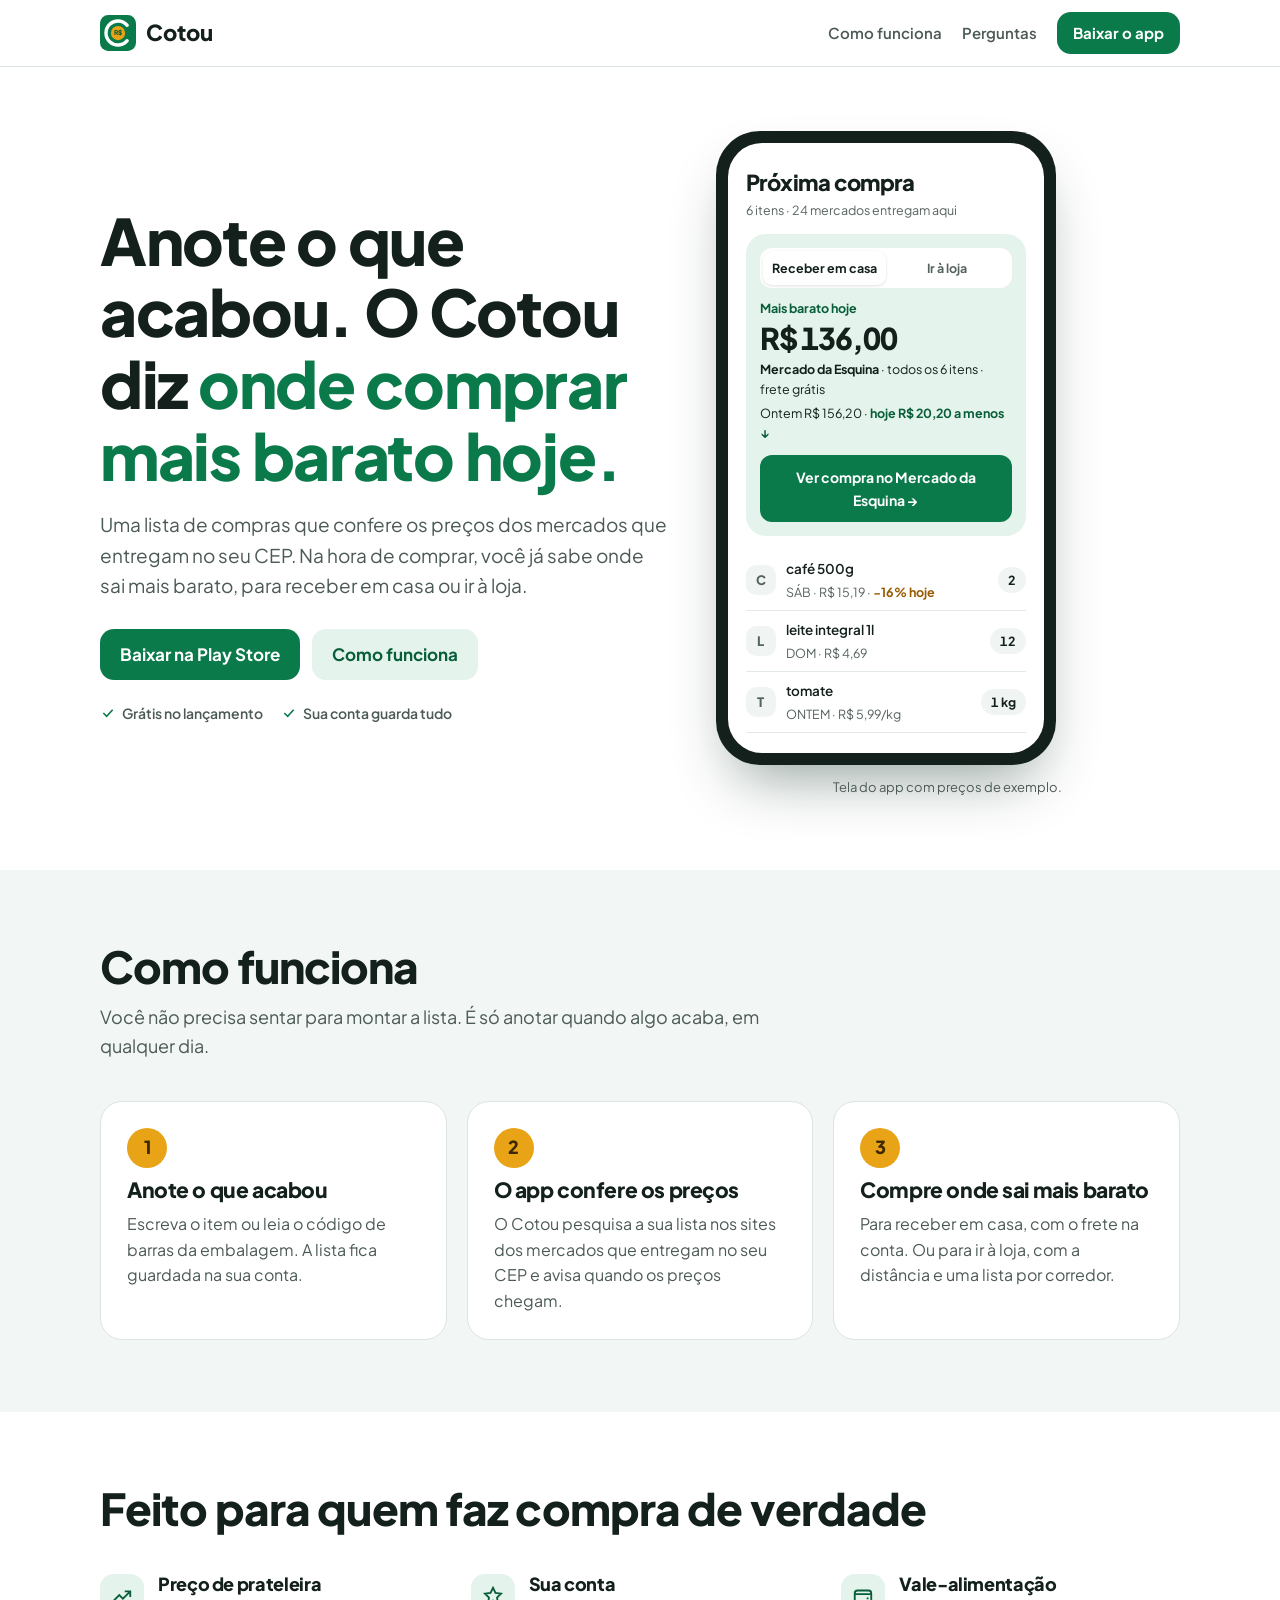
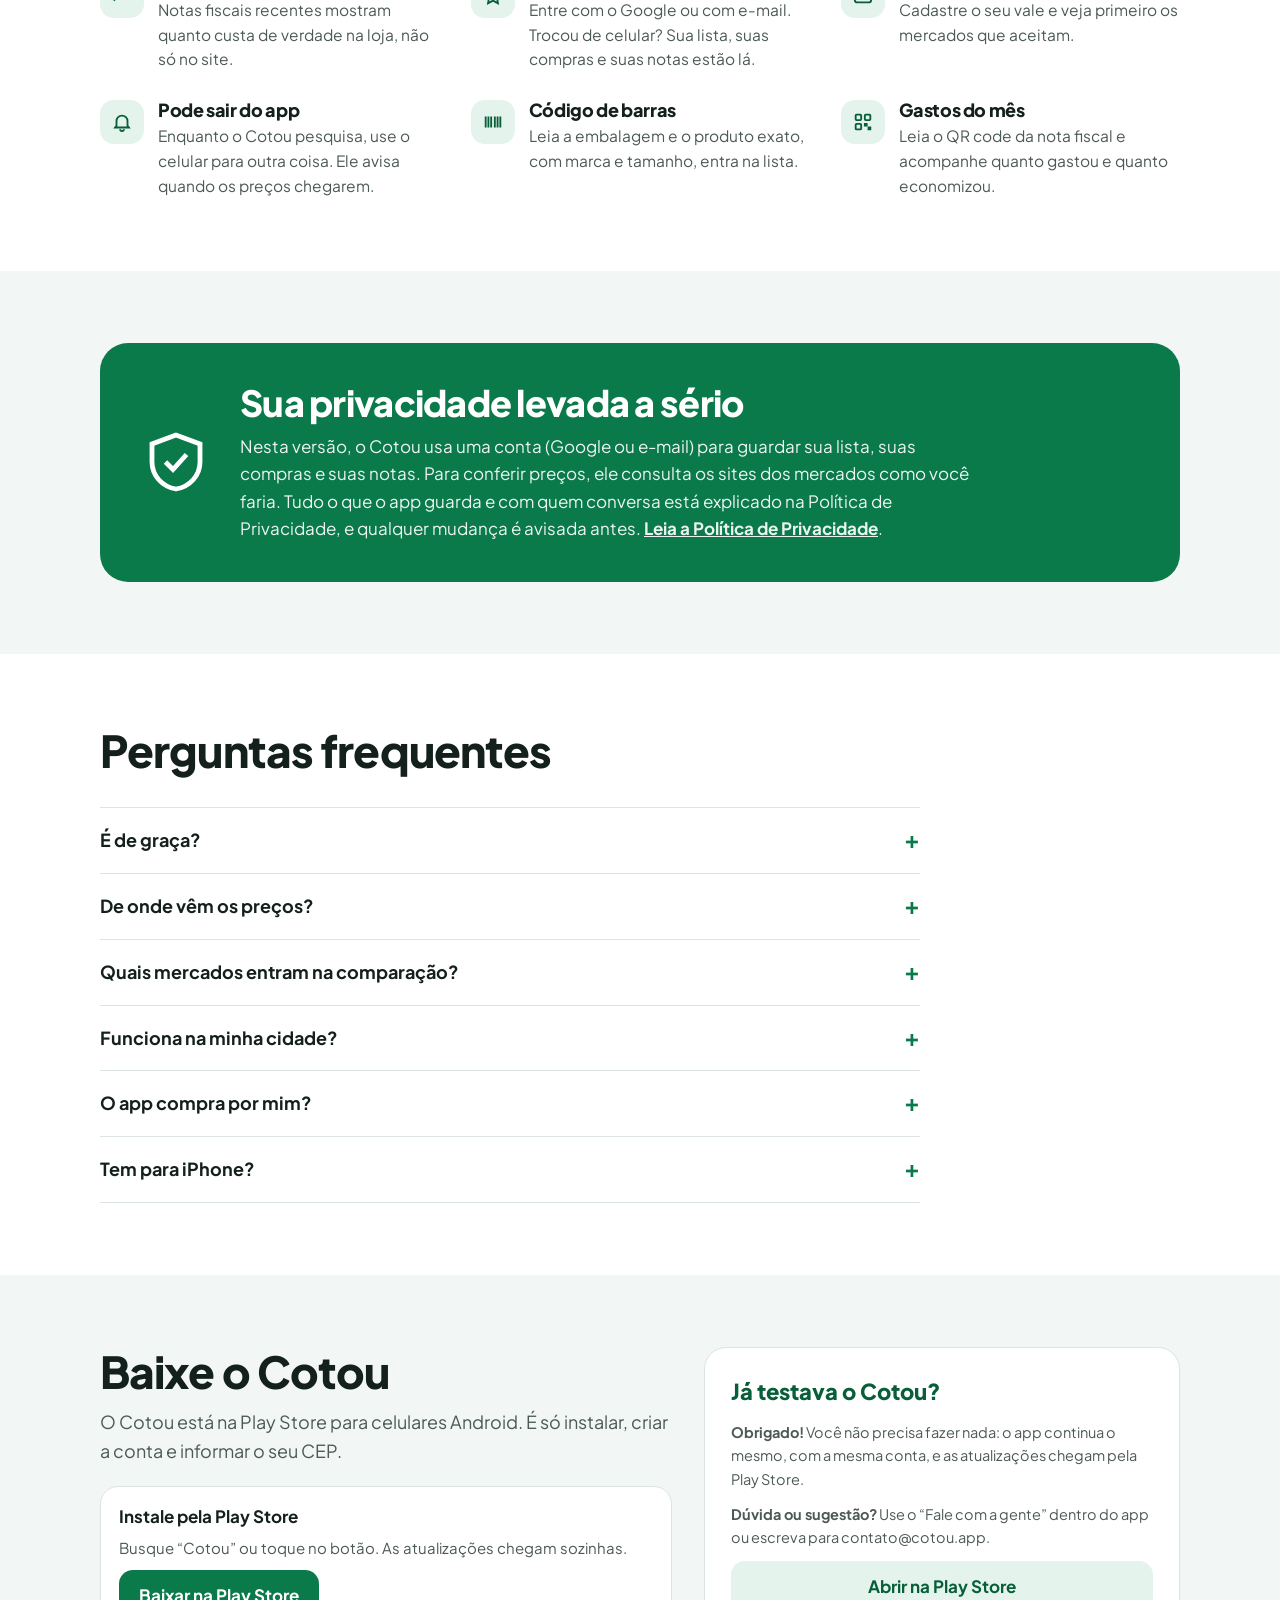
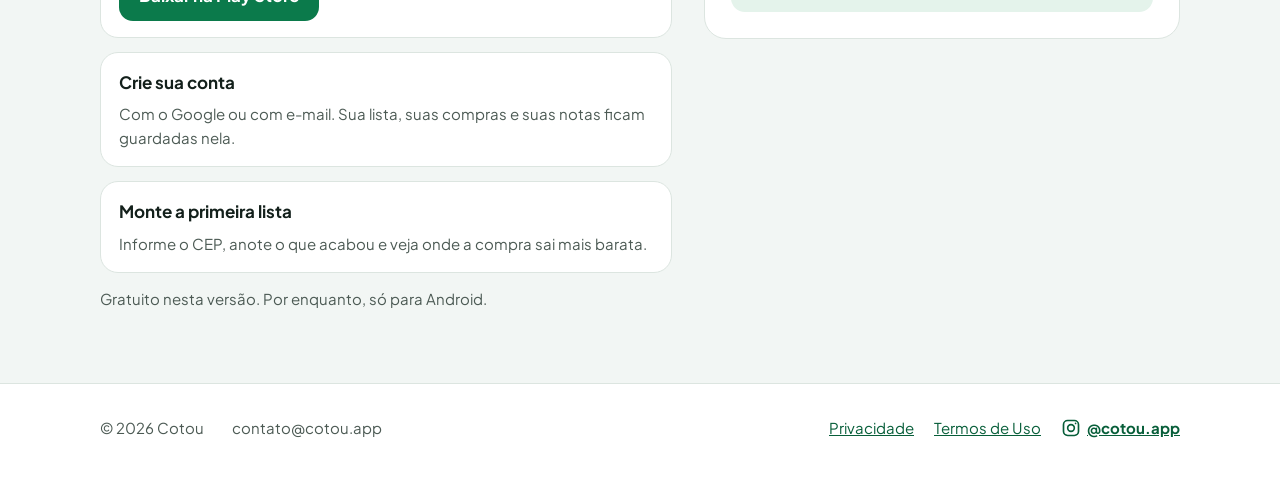
<file: index.html>
<!doctype html>
<html lang="pt-BR">
<head>
<meta charset="utf-8">
<meta name="viewport" content="width=device-width, initial-scale=1, viewport-fit=cover">
<title>Cotou</title>
<meta name="description" content="Anote o que acabou. O Cotou confere os preços todo dia e diz onde sua compra sai mais barata.">
<link rel="preconnect" href="https://fonts.googleapis.com">
<link rel="preconnect" href="https://fonts.gstatic.com" crossorigin>
<link rel="stylesheet" href="https://fonts.googleapis.com/css2?family=Plus+Jakarta+Sans:wght@400;500;600;700;800&display=swap">
<link rel="icon" href="favicon.png" type="image/png">
<link rel="apple-touch-icon" href="icone-512.png">
<meta property="og:title" content="Cotou">
<meta property="og:description" content="Anote o que acabou. O Cotou confere os preços todo dia e diz onde sua compra sai mais barata.">
<meta property="og:image" content="https://cotou.app/icone-512.png">
<meta property="og:url" content="https://cotou.app/">
<meta name="theme-color" content="#0B7A4B">
<style>
/* Layout: uma coluna estreita no celular; no computador, a abertura vira duas colunas (texto + celular). */
:root {
  --bg: #FFFFFF;
  --chao: #F2F6F4;      /* faixas alternadas */
  --tinta: #13201B;     /* texto principal, verde quase preto */
  --suave: #4C5A54;     /* texto secundário */
  --linha: #DCE5E0;
  --verde: #0B7A4B;     /* marca */
  --verdeForte: #075E39;
  --verdeClaro: #E4F3EB;
  --moeda: #E8A317;     /* amarelo da moeda do ícone */
  --sobreVerde: #FFFFFF;
  --celular: #13201B;
  --f: "Plus Jakarta Sans", ui-sans-serif, system-ui, -apple-system, "Segoe UI", sans-serif;
}
@media (prefers-color-scheme: dark) {
  :root:not([data-theme="light"]) {
    --bg: #0E1613; --chao: #141F1B; --tinta: #EAF2EE; --suave: #A9B8B1; --linha: #27342F;
    --verde: #2FA36F; --verdeForte: #7FD3AA; --verdeClaro: #17302A; --moeda: #F0B43A; --sobreVerde: #06130D; --celular: #000000;
    color-scheme: dark;
  }
}
:root[data-theme="dark"] {
  --bg: #0E1613; --chao: #141F1B; --tinta: #EAF2EE; --suave: #A9B8B1; --linha: #27342F;
  --verde: #2FA36F; --verdeForte: #7FD3AA; --verdeClaro: #17302A; --moeda: #F0B43A; --sobreVerde: #06130D; --celular: #000000;
  color-scheme: dark;
}
* { box-sizing: border-box; }
html, body { margin: 0; }
img { max-width: 100%; }
body { background: var(--bg); color: var(--tinta); font-family: var(--f); font-size: 17px; line-height: 1.6; -webkit-font-smoothing: antialiased; }
a { color: var(--verdeForte); }
a:focus-visible, button:focus-visible, summary:focus-visible { outline: 3px solid var(--moeda); outline-offset: 3px; border-radius: 6px; }
.miolo { max-width: 1120px; margin: 0 auto; padding-inline: 20px; }
h1, h2, h3 { line-height: 1.12; letter-spacing: -0.02em; text-wrap: balance; margin: 0; }
p { margin: 0; }

/* topo */
.topo { position: sticky; top: env(safe-area-inset-top, 0px); z-index: 5; background: color-mix(in srgb, var(--bg) 92%, transparent); backdrop-filter: blur(8px); border-bottom: 1px solid var(--linha); }
.topo .miolo { display: flex; align-items: center; gap: 16px; padding-block: 12px; }
.marca { display: flex; align-items: center; gap: 10px; font-weight: 800; font-size: 22px; color: var(--tinta); text-decoration: none; }
.marca svg { width: 36px; height: 36px; flex-shrink: 0; }
.topo nav { margin-left: auto; display: flex; gap: 20px; align-items: center; font-size: 15px; font-weight: 600; }
.topo nav a { color: var(--suave); text-decoration: none; }
.topo nav a.botao { color: var(--sobreVerde); }
@media (max-width: 640px) { .topo nav a:not(.botao) { display: none; } }
.botao { display: inline-flex; align-items: center; justify-content: center; gap: 8px; background: var(--verde); color: var(--sobreVerde); font-weight: 700; text-decoration: none; border-radius: 14px; padding: 12px 20px; border: 0; font: inherit; font-weight: 700; cursor: pointer; }
.botao:hover { background: var(--verdeForte); }
.botao.leve { background: var(--verdeClaro); color: var(--verdeForte); }
.topo .botao { padding: 9px 16px; font-size: 15px; }

/* abertura */
.abertura .miolo { display: grid; grid-template-columns: minmax(0, 1.1fr) minmax(0, 0.9fr); gap: 48px; align-items: center; padding-block: 64px 72px; }
@media (max-width: 860px) { .abertura .miolo { grid-template-columns: minmax(0, 1fr); padding-block: 36px 48px; gap: 36px; } }
.abertura h1 { font-size: clamp(38px, 6vw, 64px); font-weight: 800; }
.abertura h1 em { font-style: normal; color: var(--verde); }
.abertura .sub { margin-top: 18px; font-size: 19px; color: var(--suave); max-width: 34em; }
.acoes { display: flex; flex-wrap: wrap; gap: 12px; margin-top: 28px; }
.selos { display: flex; flex-wrap: wrap; gap: 8px 18px; margin-top: 22px; font-size: 14px; font-weight: 600; color: var(--suave); }
.selos span { display: inline-flex; gap: 6px; align-items: center; }
.selos svg { width: 16px; height: 16px; color: var(--verde); }

/* celular de exemplo (feito em HTML, preços de exemplo) */
.celular { justify-self: center; width: min(340px, 100%); background: var(--celular); border-radius: 44px; padding: 12px; box-shadow: 0 30px 60px -20px rgba(7, 40, 26, 0.45); }
.tela { background: #FFFFFF; color: #13201B; border-radius: 34px; padding: 22px 18px 20px; display: flex; flex-direction: column; gap: 14px; font-size: 14px; }
.tela .titulo { font-size: 22px; font-weight: 800; letter-spacing: -0.02em; }
.tela .det { color: #56635D; font-size: 12.5px; }
.cartao { background: #E4F3EB; border-radius: 20px; padding: 14px; display: flex; flex-direction: column; gap: 4px; }
.segmento { display: grid; grid-template-columns: 1fr 1fr; background: #FFFFFF; border-radius: 12px; padding: 3px; font-size: 12.5px; font-weight: 700; text-align: center; margin-bottom: 6px; }
.segmento span { padding: 7px 0; border-radius: 9px; color: #56635D; }
.segmento span.on { background: #FFFFFF; color: #13201B; box-shadow: 0 1px 3px rgba(0,0,0,.12); }
.cartao .rot { color: #075E39; font-weight: 700; font-size: 12.5px; }
.cartao .valor { font-size: 30px; font-weight: 800; letter-spacing: -0.03em; font-variant-numeric: tabular-nums; line-height: 1.1; }
.cartao .comp { font-size: 12.5px; }
.cartao .comp b { color: #075E39; }
.cartao .btn { background: #0B7A4B; color: #FFFFFF; border-radius: 12px; padding: 11px; text-align: center; font-weight: 700; margin-top: 8px; }
.item { display: flex; align-items: center; gap: 10px; padding: 8px 0; border-bottom: 1px solid #E3EAE6; }
.item .letra { width: 30px; height: 30px; border-radius: 10px; background: #F0F4F2; display: grid; place-items: center; font-weight: 800; color: #56635D; font-size: 13px; flex-shrink: 0; }
.item .tx { flex: 1; min-width: 0; }
.item .tx b { display: block; font-weight: 600; font-size: 13.5px; }
.item .promo { color: #9A5A00; font-weight: 700; }
.item .qtd { font-weight: 700; font-variant-numeric: tabular-nums; background: #F0F4F2; border-radius: 999px; padding: 3px 10px; font-size: 12.5px; }
.legenda-exemplo { text-align: center; font-size: 13px; color: var(--suave); margin-top: 12px; }

/* faixas */
.faixa { padding-block: 72px; }
.faixa.cor { background: var(--chao); }
.faixa h2 { font-size: clamp(30px, 4.4vw, 44px); font-weight: 800; }
.faixa .intro { margin-top: 12px; color: var(--suave); font-size: 18px; max-width: 40em; }

.passos { list-style: none; padding: 0; margin: 40px 0 0; display: grid; grid-template-columns: repeat(3, minmax(0, 1fr)); gap: 20px; counter-reset: passo; }
@media (max-width: 860px) { .passos { grid-template-columns: minmax(0, 1fr); } }
.passos li { background: var(--bg); border: 1px solid var(--linha); border-radius: 22px; padding: 26px; display: flex; flex-direction: column; gap: 10px; counter-increment: passo; }
.passos li::before { content: counter(passo); width: 40px; height: 40px; border-radius: 50%; background: var(--moeda); color: #3D2800; font-weight: 800; display: grid; place-items: center; font-size: 18px; }
.passos h3 { font-size: 21px; font-weight: 800; }
.passos p { color: var(--suave); font-size: 16px; }

.recursos { margin-top: 40px; display: grid; grid-template-columns: repeat(3, minmax(0, 1fr)); gap: 28px 32px; }
@media (max-width: 860px) { .recursos { grid-template-columns: repeat(2, minmax(0, 1fr)); } }
@media (max-width: 520px) { .recursos { grid-template-columns: minmax(0, 1fr); } }
.recurso { display: flex; gap: 14px; align-items: flex-start; }
.recurso .ic { width: 44px; height: 44px; border-radius: 14px; background: var(--verdeClaro); color: var(--verdeForte); display: grid; place-items: center; flex-shrink: 0; }
.recurso .ic svg { width: 22px; height: 22px; }
.recurso h3 { font-size: 18px; font-weight: 800; }
.recurso p { color: var(--suave); font-size: 15.5px; margin-top: 4px; }

.privacidade { display: grid; grid-template-columns: auto minmax(0, 1fr); gap: 28px; align-items: center; background: var(--verde); color: var(--sobreVerde); border-radius: 28px; padding: 40px; }
@media (max-width: 640px) { .privacidade { grid-template-columns: minmax(0, 1fr); padding: 28px; } }
.privacidade svg { width: 72px; height: 72px; }
.privacidade h2 { font-size: clamp(26px, 3.6vw, 36px); }
.privacidade p { margin-top: 10px; font-size: 17px; opacity: 0.92; max-width: 44em; }
.privacidade a { color: var(--sobreVerde); font-weight: 700; }

.perguntas { margin-top: 32px; border-top: 1px solid var(--linha); max-width: 820px; }
.perguntas details { border-bottom: 1px solid var(--linha); }
.perguntas summary { cursor: pointer; list-style: none; padding: 18px 0; font-weight: 700; font-size: 18px; display: flex; justify-content: space-between; gap: 16px; }
.perguntas summary::-webkit-details-marker { display: none; }
.perguntas summary::after { content: "+"; color: var(--verde); font-size: 24px; line-height: 1; }
.perguntas details[open] summary::after { content: "−"; }
.perguntas details p { padding-bottom: 18px; color: var(--suave); max-width: 46em; }

.testar { display: grid; grid-template-columns: minmax(0, 1.2fr) minmax(0, 1fr); gap: 32px; align-items: start; }
@media (max-width: 860px) { .testar { grid-template-columns: minmax(0, 1fr); } }
.testar ol { margin: 20px 0 0; padding-left: 22px; display: flex; flex-direction: column; gap: 10px; color: var(--suave); }
.testar ol b { color: var(--tinta); }
.testar ol.passos-teste, .passos-teste { list-style: none; margin: 20px 0 0; padding: 0; display: flex; flex-direction: column; gap: 14px; counter-reset: passo; }
.passos-teste li { background: var(--bg); border: 1px solid var(--linha); border-radius: 18px; padding: 16px 18px; display: flex; flex-direction: column; gap: 6px; }
.passos-teste li b { color: var(--tinta); font-size: 17px; }
.passos-teste li span { color: var(--suave); font-size: 15px; }
.passos-teste li .botao { align-self: flex-start; margin-top: 4px; }
.det-teste { margin-top: 14px; color: var(--suave); font-size: 15px; }
.det-teste a { color: var(--verdeForte); font-weight: 700; }
.caixa-email { background: var(--bg); border: 1px solid var(--linha); border-radius: 22px; padding: 26px; display: flex; flex-direction: column; gap: 12px; }
.caixa-email .email { font-size: 22px; font-weight: 800; color: var(--verdeForte); word-break: break-all; user-select: all; }
.caixa-email .det { color: var(--suave); font-size: 14.5px; }
.insta { display: inline-flex; align-items: center; gap: 6px; font-weight: 700; }
#copiado { font-size: 14px; font-weight: 700; color: var(--verdeForte); min-height: 1.4em; }

.rodape { border-top: 1px solid var(--linha); padding-block: 32px 48px; font-size: 15px; color: var(--suave); }
.rodape .miolo { display: flex; flex-wrap: wrap; gap: 12px 28px; align-items: center; }
.rodape nav { display: flex; flex-wrap: wrap; gap: 8px 20px; margin-left: auto; }
@media (prefers-reduced-motion: reduce) { * { scroll-behavior: auto !important; } }
html { scroll-behavior: smooth; }
section[id] { scroll-margin-top: 80px; }
</style>
</head>
<body>
<header class="topo">
  <div class="miolo">
    <a class="marca" href="#inicio" aria-label="Cotou, início">
      <svg viewBox="0 0 192 192" aria-hidden="true"><rect width="192" height="192" rx="44" fill="#0B7A4B"></rect><path d="M145 55 A64 64 0 1 0 145 137" stroke="#FFFFFF" stroke-width="18" stroke-linecap="round" fill="none"></path><circle cx="96" cy="96" r="38" fill="#E8A317"></circle><text x="96" y="108" text-anchor="middle" font-family="Plus Jakarta Sans, sans-serif" font-weight="800" font-size="35" fill="#075E39">R$</text></svg>
      Cotou
    </a>
    <nav aria-label="Seções">
      <a href="#como-funciona">Como funciona</a>
      <a href="#perguntas">Perguntas</a>
      <a class="botao" href="#baixar">Baixar o app</a>
    </nav>
  </div>
</header>

<main id="inicio">
  <section class="abertura">
    <div class="miolo">
      <div>
        <h1>Anote o que acabou. O Cotou diz <em>onde comprar mais barato hoje.</em></h1>
        <p class="sub">Uma lista de compras que confere os preços dos mercados que entregam no seu CEP. Na hora de comprar, você já sabe onde sai mais barato, para receber em casa ou ir à loja.</p>
        <div class="acoes">
          <a class="botao" href="https://play.google.com/store/apps/details?id=app.cotou">Baixar na Play Store</a>
          <a class="botao leve" href="#como-funciona">Como funciona</a>
        </div>
        <div class="selos">
          <span><svg viewBox="0 0 24 24" fill="none" stroke="currentColor" stroke-width="2.4" aria-hidden="true"><path d="m5 12 5 5 9-10"/></svg>Grátis no lançamento</span>
          <span><svg viewBox="0 0 24 24" fill="none" stroke="currentColor" stroke-width="2.4" aria-hidden="true"><path d="m5 12 5 5 9-10"/></svg>Sua conta guarda tudo</span>
        </div>
      </div>
      <div>
        <div class="celular" role="img" aria-label="Tela do app de exemplo: lista com 6 itens, mais barato hoje R$ 136,00, R$ 20,20 a menos que ontem">
          <div class="tela" aria-hidden="true">
            <div><div class="titulo">Próxima compra</div><div class="det">6 itens · 24 mercados entregam aqui</div></div>
            <div class="cartao">
              <div class="segmento"><span class="on">Receber em casa</span><span>Ir à loja</span></div>
              <span class="rot">Mais barato hoje</span>
              <span class="valor">R$ 136,00</span>
              <span class="det" style="color:#13201B"><b>Mercado da Esquina</b> · todos os 6 itens · frete grátis</span>
              <span class="comp">Ontem R$ 156,20 · <b>hoje R$ 20,20 a menos ↓</b></span>
              <span class="btn">Ver compra no Mercado da Esquina →</span>
            </div>
            <div>
              <div class="item"><span class="letra">C</span><span class="tx"><b>café 500g</b><span class="det">SÁB · R$ 15,19 · <span class="promo">−16% hoje</span></span></span><span class="qtd">2</span></div>
              <div class="item"><span class="letra">L</span><span class="tx"><b>leite integral 1l</b><span class="det">DOM · R$ 4,69</span></span><span class="qtd">12</span></div>
              <div class="item"><span class="letra">T</span><span class="tx"><b>tomate</b><span class="det">ONTEM · R$ 5,99/kg</span></span><span class="qtd">1 kg</span></div>
            </div>
          </div>
        </div>
        <p class="legenda-exemplo">Tela do app com preços de exemplo.</p>
      </div>
    </div>
  </section>

  <section class="faixa cor" id="como-funciona">
    <div class="miolo">
      <h2>Como funciona</h2>
      <p class="intro">Você não precisa sentar para montar a lista. É só anotar quando algo acaba, em qualquer dia.</p>
      <ol class="passos">
        <li><h3>Anote o que acabou</h3><p>Escreva o item ou leia o código de barras da embalagem. A lista fica guardada na sua conta.</p></li>
        <li><h3>O app confere os preços</h3><p>O Cotou pesquisa a sua lista nos sites dos mercados que entregam no seu CEP e avisa quando os preços chegam.</p></li>
        <li><h3>Compre onde sai mais barato</h3><p>Para receber em casa, com o frete na conta. Ou para ir à loja, com a distância e uma lista por corredor.</p></li>
      </ol>
    </div>
  </section>

  <section class="faixa">
    <div class="miolo">
      <h2>Feito para quem faz compra de verdade</h2>
      <div class="recursos">
        <div class="recurso"><span class="ic"><svg viewBox="0 0 24 24" fill="none" stroke="currentColor" stroke-width="2" aria-hidden="true"><path d="m3 17 6-6 4 4 8-8M15 7h6v6"/></svg></span><div><h3>Preço de prateleira</h3><p>Notas fiscais recentes mostram quanto custa de verdade na loja, não só no site.</p></div></div>
        <div class="recurso"><span class="ic"><svg viewBox="0 0 24 24" fill="none" stroke="currentColor" stroke-width="2" aria-hidden="true"><path d="m12 3 2.7 5.6 6.1.9-4.4 4.3 1 6.1L12 17l-5.4 2.9 1-6.1-4.4-4.3 6.1-.9z"/></svg></span><div><h3>Sua conta</h3><p>Entre com o Google ou com e-mail. Trocou de celular? Sua lista, suas compras e suas notas estão lá.</p></div></div>
        <div class="recurso"><span class="ic"><svg viewBox="0 0 24 24" fill="none" stroke="currentColor" stroke-width="2" aria-hidden="true"><rect x="3" y="6" width="18" height="13" rx="3"/><path d="M3 10h18M16 14.5h2"/></svg></span><div><h3>Vale-alimentação</h3><p>Cadastre o seu vale e veja primeiro os mercados que aceitam.</p></div></div>
        <div class="recurso"><span class="ic"><svg viewBox="0 0 24 24" fill="none" stroke="currentColor" stroke-width="2" aria-hidden="true"><path d="M6 16V11a6 6 0 1 1 12 0v5l1.5 2h-15zM10 20a2 2 0 0 0 4 0"/></svg></span><div><h3>Pode sair do app</h3><p>Enquanto o Cotou pesquisa, use o celular para outra coisa. Ele avisa quando os preços chegarem.</p></div></div>
        <div class="recurso"><span class="ic"><svg viewBox="0 0 24 24" fill="none" stroke="currentColor" stroke-width="2" aria-hidden="true"><path d="M4 6v12M7 6v12M10 6v12M14 6v12M17 6v12M20 6v12"/></svg></span><div><h3>Código de barras</h3><p>Leia a embalagem e o produto exato, com marca e tamanho, entra na lista.</p></div></div>
        <div class="recurso"><span class="ic"><svg viewBox="0 0 24 24" fill="none" stroke="currentColor" stroke-width="2" aria-hidden="true"><rect x="4" y="4" width="6" height="6" rx="1"/><rect x="14" y="4" width="6" height="6" rx="1"/><rect x="4" y="14" width="6" height="6" rx="1"/><path d="M14 14h2v2h-2zM18 18h2v2h-2z"/></svg></span><div><h3>Gastos do mês</h3><p>Leia o QR code da nota fiscal e acompanhe quanto gastou e quanto economizou.</p></div></div>
      </div>
    </div>
  </section>

  <section class="faixa cor">
    <div class="miolo">
      <div class="privacidade">
        <svg viewBox="0 0 24 24" fill="none" stroke="currentColor" stroke-width="1.6" aria-hidden="true"><path d="M12 3 4 6v6c0 4.5 3.4 8.3 8 9 4.6-.7 8-4.5 8-9V6z"/><path d="m8.5 12 2.5 2.5 4.5-5"/></svg>
        <div>
          <h2>Sua privacidade levada a sério</h2>
          <p>Nesta versão, o Cotou usa uma conta (Google ou e-mail) para guardar sua lista, suas compras e suas notas. Para conferir preços, ele consulta os sites dos mercados como você faria. Tudo o que o app guarda e com quem conversa está explicado na Política de Privacidade, e qualquer mudança é avisada antes. <a href="https://cotou.app/privacidade.html">Leia a Política de Privacidade</a>.</p>
        </div>
      </div>
    </div>
  </section>

  <section class="faixa" id="perguntas">
    <div class="miolo">
      <h2>Perguntas frequentes</h2>
      <div class="perguntas">
        <details><summary>É de graça?</summary><p>Sim, nesta versão o Cotou é gratuito. Se no futuro surgirem recursos pagos, você vai ser avisado com antecedência pelo próprio app.</p></details>
        <details><summary>De onde vêm os preços?</summary><p>Dos sites dos mercados que entregam no seu CEP, no momento da consulta. Os preços podem mudar ao longo do dia e, na loja física, podem ser diferentes dos do site.</p></details>
        <details><summary>Quais mercados entram na comparação?</summary><p>As redes e os mercados do bairro que vendem pela internet e entregam no seu CEP. Você escolhe quais quer usar nas configurações.</p></details>
        <details><summary>Funciona na minha cidade?</summary><p>Funciona em todo o Brasil onde houver mercados que vendem pela internet e entregam no seu CEP. Hoje são 28 redes de supermercado e cerca de 185 mercados de bairro em 18 estados, com mais opções nas capitais e grandes cidades. É só informar o seu CEP para ver quantos mercados entregam aí.</p></details>
        <details><summary>O app compra por mim?</summary><p>Não. O Cotou compara. A compra é feita direto com o mercado, no site ou na loja, como você já faz.</p></details>
        <details><summary>Tem para iPhone?</summary><p>Por enquanto, só para Android.</p></details>
      </div>
    </div>
  </section>

  <section class="faixa cor" id="baixar">
    <span id="testar"></span>
    <div class="miolo testar">
      <div>
        <h2>Baixe o Cotou</h2>
        <p class="intro">O Cotou está na Play Store para celulares Android. É só instalar, criar a conta e informar o seu CEP.</p>
        <ol class="passos-teste">
          <li><b>Instale pela Play Store</b><span>Busque “Cotou” ou toque no botão. As atualizações chegam sozinhas.</span><a class="botao" href="https://play.google.com/store/apps/details?id=app.cotou">Baixar na Play Store</a></li>
          <li><b>Crie sua conta</b><span>Com o Google ou com e-mail. Sua lista, suas compras e suas notas ficam guardadas nela.</span></li>
          <li><b>Monte a primeira lista</b><span>Informe o CEP, anote o que acabou e veja onde a compra sai mais barata.</span></li>
        </ol>
        <p class="det-teste">Gratuito nesta versão. Por enquanto, só para Android.</p>
      </div>
      <div class="caixa-email">
        <span class="email">Já testava o Cotou?</span>
        <span class="det"><b>Obrigado!</b> Você não precisa fazer nada: o app continua o mesmo, com a mesma conta, e as atualizações chegam pela Play Store.</span>
        <span class="det"><b>Dúvida ou sugestão?</b> Use o “Fale com a gente” dentro do app ou escreva para contato@cotou.app.</span>
        <a class="botao leve" href="https://play.google.com/store/apps/details?id=app.cotou">Abrir na Play Store</a>
      </div>
    </div>
  </section>
</main>

<footer class="rodape">
  <div class="miolo">
    <span>© 2026 Cotou</span>
    <span>contato@cotou.app</span>
    <nav aria-label="Documentos">
      <a href="https://cotou.app/privacidade.html">Privacidade</a>
      <a href="https://cotou.app/termos.html">Termos de Uso</a>
      <a class="insta" href="https://www.instagram.com/cotou.app/" aria-label="Cotou no Instagram, @cotou.app"><svg viewBox="0 0 24 24" width="20" height="20" fill="none" stroke="currentColor" stroke-width="2" aria-hidden="true"><rect x="3" y="3" width="18" height="18" rx="5"/><circle cx="12" cy="12" r="4"/><circle cx="17.5" cy="6.5" r="1" fill="currentColor" stroke="none"/></svg>@cotou.app</a>
    </nav>
  </div>
</footer>

<!-- Cloudflare Web Analytics: conta visitas sem cookies e sem identificar ninguém --><script defer src="https://static.cloudflareinsights.com/beacon.min.js" data-cf-beacon='{"token": "d9c60cd35526443e93c724b9c30d157c"}'></script>
</body>
</html>
</file>
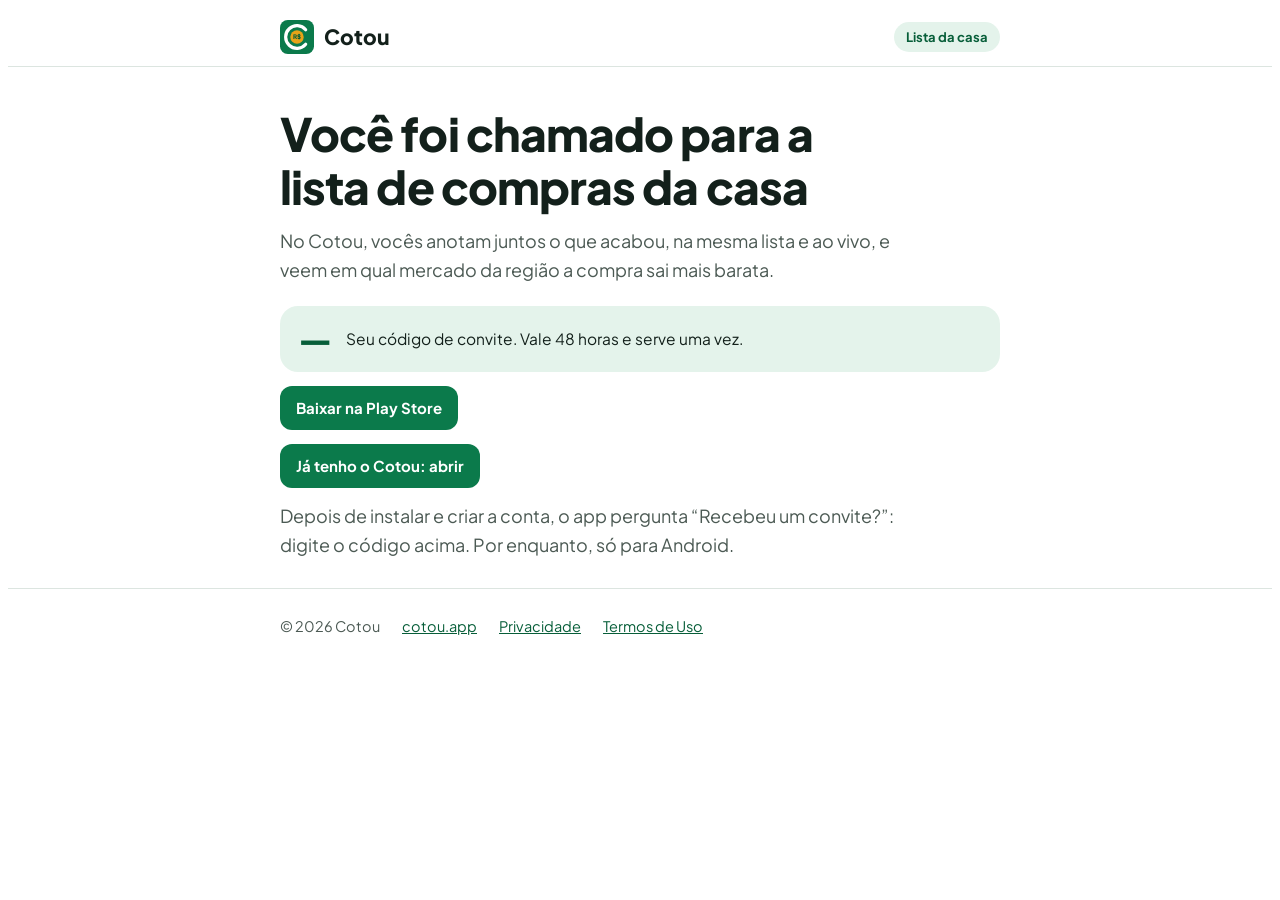
<file: casa/index.html>
<!doctype html>
<html lang="pt-BR">
<head>
<meta charset="utf-8">
<meta name="viewport" content="width=device-width, initial-scale=1, viewport-fit=cover">
<link rel="icon" href="../favicon.png" type="image/png">
<link rel="apple-touch-icon" href="../icone-512.png">
<title>Convite do Cotou</title>
<meta name="robots" content="noindex">
<meta name="description" content="Convite para fazer a lista de compras da casa junto no Cotou.">
<link rel="preconnect" href="https://fonts.googleapis.com">
<link rel="preconnect" href="https://fonts.gstatic.com" crossorigin>
<link rel="stylesheet" href="https://fonts.googleapis.com/css2?family=Plus+Jakarta+Sans:wght@400;500;600;700;800&display=swap">
<style>
/* Layout: uma coluna de leitura (como um guia), com os passos numerados e a lista de missões marcável. */
:root {
  --bg: #FFFFFF;
  --chao: #F2F6F4;
  --tinta: #13201B;
  --suave: #4C5A54;
  --linha: #DCE5E0;
  --verde: #0B7A4B;
  --verdeForte: #075E39;
  --verdeClaro: #E4F3EB;
  --moeda: #E8A317;
  --alerta: #8A4A06;
  --alertaFundo: #FDF0DB;
  --sobreVerde: #FFFFFF;
  --f: "Plus Jakarta Sans", ui-sans-serif, system-ui, -apple-system, "Segoe UI", sans-serif;
}
@media (prefers-color-scheme: dark) {
  :root:not([data-theme="light"]) {
    --bg: #0E1613; --chao: #141F1B; --tinta: #EAF2EE; --suave: #A9B8B1; --linha: #27342F;
    --verde: #2FA36F; --verdeForte: #7FD3AA; --verdeClaro: #17302A; --moeda: #F0B43A; --alerta: #F3C27A; --alertaFundo: #2E2412; --sobreVerde: #06130D;
    color-scheme: dark;
  }
}
:root[data-theme="dark"] {
  --bg: #0E1613; --chao: #141F1B; --tinta: #EAF2EE; --suave: #A9B8B1; --linha: #27342F;
  --verde: #2FA36F; --verdeForte: #7FD3AA; --verdeClaro: #17302A; --moeda: #F0B43A; --alerta: #F3C27A; --alertaFundo: #2E2412; --sobreVerde: #06130D;
  color-scheme: dark;
}
* { box-sizing: border-box; }
body { background: var(--bg); color: var(--tinta); font-family: var(--f); font-size: 17px; line-height: 1.6; -webkit-font-smoothing: antialiased; }
a { color: var(--verdeForte); }
a:focus-visible, button:focus-visible, label:focus-within { outline: 3px solid var(--moeda); outline-offset: 3px; border-radius: 8px; }
.miolo { max-width: 760px; margin: 0 auto; padding-inline: 20px; }
h1, h2, h3 { margin: 0; line-height: 1.15; letter-spacing: -0.02em; text-wrap: balance; }
p { margin: 0; }

.topo { border-bottom: 1px solid var(--linha); }
.topo .miolo { display: flex; align-items: center; gap: 10px; padding-block: 12px; }
.marca { display: flex; align-items: center; gap: 10px; font-weight: 800; font-size: 21px; color: var(--tinta); text-decoration: none; }
.marca svg { width: 34px; height: 34px; }
.topo .tag { margin-left: auto; font-size: 13px; font-weight: 700; color: var(--verdeForte); background: var(--verdeClaro); border-radius: 999px; padding: 5px 12px; }

.abertura { padding-block: 40px 28px; display: flex; flex-direction: column; gap: 14px; }
.abertura h1 { font-size: clamp(32px, 6vw, 46px); font-weight: 800; }
.abertura p { font-size: 18px; color: var(--suave); max-width: 36em; }
.prazo { display: flex; align-items: center; gap: 14px; background: var(--verdeClaro); border-radius: 18px; padding: 16px 18px; margin-top: 8px; }
.prazo b { font-size: 34px; font-weight: 800; color: var(--verdeForte); font-variant-numeric: tabular-nums; line-height: 1; }
.prazo span { font-size: 15.5px; }

section { padding-block: 28px; border-top: 1px solid var(--linha); }
section h2 { font-size: 26px; font-weight: 800; }
section > .miolo > p.intro { margin-top: 8px; color: var(--suave); }

.passos { list-style: none; padding: 0; margin: 20px 0 0; display: flex; flex-direction: column; gap: 18px; counter-reset: p; }
.passos > li { display: grid; grid-template-columns: 40px minmax(0, 1fr); gap: 14px; counter-increment: p; }
.passos > li::before { content: counter(p); width: 40px; height: 40px; border-radius: 50%; background: var(--moeda); color: #3D2800; font-weight: 800; display: grid; place-items: center; }
.passos h3 { font-size: 19px; font-weight: 800; }
.passos p { color: var(--suave); margin-top: 4px; }
.passo-botao { margin-top: 10px; }
.caixa-link { margin-top: 10px; background: var(--chao); border: 1px dashed var(--linha); border-radius: 14px; padding: 12px 14px; display: flex; flex-wrap: wrap; gap: 10px; align-items: center; }
.caixa-link code { font-family: ui-monospace, SFMono-Regular, Menlo, monospace; font-size: 14px; word-break: break-all; flex: 1 1 220px; min-width: 0; }
.botao { display: inline-flex; align-items: center; justify-content: center; gap: 8px; background: var(--verde); color: var(--sobreVerde); font: inherit; font-weight: 700; font-size: 15px; border: 0; border-radius: 12px; padding: 10px 16px; cursor: pointer; text-decoration: none; }
.botao:hover { background: var(--verdeForte); }
.aviso { margin-top: 10px; background: var(--alertaFundo); color: var(--tinta); border-radius: 14px; padding: 12px 14px; font-size: 15.5px; }
.aviso b { color: var(--alerta); }
#copiado { font-size: 14px; font-weight: 700; color: var(--verdeForte); }

.progresso { margin-top: 16px; display: flex; align-items: center; gap: 12px; font-size: 15px; font-weight: 700; color: var(--suave); }
.barra { flex: 1; height: 10px; border-radius: 5px; background: var(--chao); overflow: hidden; }
.barra i { display: block; height: 100%; background: var(--verde); border-radius: 5px; transition: width .25s; }
@media (prefers-reduced-motion: reduce) { .barra i { transition: none; } }
.missoes { list-style: none; padding: 0; margin: 14px 0 0; display: flex; flex-direction: column; }
.missoes li { border-bottom: 1px solid var(--linha); }
.missoes label { display: grid; grid-template-columns: 28px minmax(0, 1fr); gap: 12px; padding: 14px 2px; cursor: pointer; }
.missoes input { width: 24px; height: 24px; margin: 2px 0 0; accent-color: var(--verde); }
.missoes b { display: block; font-weight: 700; }
.missoes small { display: block; color: var(--suave); font-size: 14.5px; margin-top: 2px; }
.missoes input:checked + span b { text-decoration: line-through; color: var(--suave); }
.opcional { font-size: 12px; font-weight: 700; color: var(--verdeForte); background: var(--verdeClaro); border-radius: 999px; padding: 2px 8px; margin-left: 6px; vertical-align: 2px; }

.canais { display: grid; grid-template-columns: repeat(3, minmax(0, 1fr)); gap: 12px; margin-top: 16px; }
@media (max-width: 640px) { .canais { grid-template-columns: minmax(0, 1fr); } }
.canal { background: var(--chao); border-radius: 16px; padding: 16px; display: flex; flex-direction: column; gap: 4px; }
.canal b { font-size: 16px; }
.canal span { color: var(--suave); font-size: 14.5px; }

.perguntas { margin-top: 12px; }
.perguntas details { border-bottom: 1px solid var(--linha); }
.perguntas summary { cursor: pointer; list-style: none; padding: 15px 0; font-weight: 700; display: flex; justify-content: space-between; gap: 14px; }
.perguntas summary::-webkit-details-marker { display: none; }
.perguntas summary::after { content: "+"; color: var(--verde); font-size: 22px; line-height: 1; }
.perguntas details[open] summary::after { content: "−"; }
.perguntas details p { color: var(--suave); padding-bottom: 15px; }

.rodape { border-top: 1px solid var(--linha); padding-block: 26px 40px; font-size: 14.5px; color: var(--suave); }
.rodape .miolo { display: flex; flex-wrap: wrap; gap: 8px 22px; }
</style>
</head>
<body>
<header class="topo">
  <div class="miolo">
    <a class="marca" href="https://cotou.app/" aria-label="Cotou, página inicial">
      <svg viewBox="0 0 192 192" aria-hidden="true"><rect width="192" height="192" rx="44" fill="#0B7A4B"></rect><path d="M145 55 A64 64 0 1 0 145 137" stroke="#FFFFFF" stroke-width="18" stroke-linecap="round" fill="none"></path><circle cx="96" cy="96" r="38" fill="#E8A317"></circle><text x="96" y="108" text-anchor="middle" font-family="Plus Jakarta Sans, sans-serif" font-weight="800" font-size="35" fill="#075E39">R$</text></svg>
      Cotou
    </a>
    <span class="tag">Lista da casa</span>
  </div>
</header>

<main>
  <div class="miolo abertura">
    <h1>Você foi chamado para a lista de compras da casa</h1>
    <p>No Cotou, vocês anotam juntos o que acabou, na mesma lista e ao vivo, e veem em qual mercado da região a compra sai mais barata.</p>
    <div class="prazo"><b id="codigo">······</b><span>Seu código de convite. Vale 48 horas e serve uma vez.</span></div>
    <p><a class="botao" href="https://play.google.com/store/apps/details?id=app.cotou">Baixar na Play Store</a></p>
    <p><a class="botao" id="abrir" href="cotou://convite">Já tenho o Cotou: abrir</a></p>
    <p>Depois de instalar e criar a conta, o app pergunta “Recebeu um convite?”: digite o código acima. Por enquanto, só para Android.</p>
  </div>
</main>
<script>
  // O código vem no endereço (cotou.app/casa/?c=K7P4QX).
  (function () {
    var c = (new URLSearchParams(location.search).get("c") || "").toUpperCase().replace(/[^A-Z0-9]/g, "").slice(0, 6);
    if (c.length !== 6) { document.getElementById("codigo").textContent = "—"; return; }
    document.getElementById("codigo").textContent = c;
    document.getElementById("abrir").href = "cotou://casa/" + c;
  })();
</script>

<footer class="rodape">
  <div class="miolo">
    <span>© 2026 Cotou</span>
    <a href="https://cotou.app/">cotou.app</a>
    <a href="https://cotou.app/privacidade.html">Privacidade</a>
    <a href="https://cotou.app/termos.html">Termos de Uso</a>
  </div>
</footer>

<!-- Cloudflare Web Analytics: conta visitas sem cookies e sem identificar ninguém --><script defer src="https://static.cloudflareinsights.com/beacon.min.js" data-cf-beacon='{"token": "d9c60cd35526443e93c724b9c30d157c"}'></script>
</body>
</html>
</file>
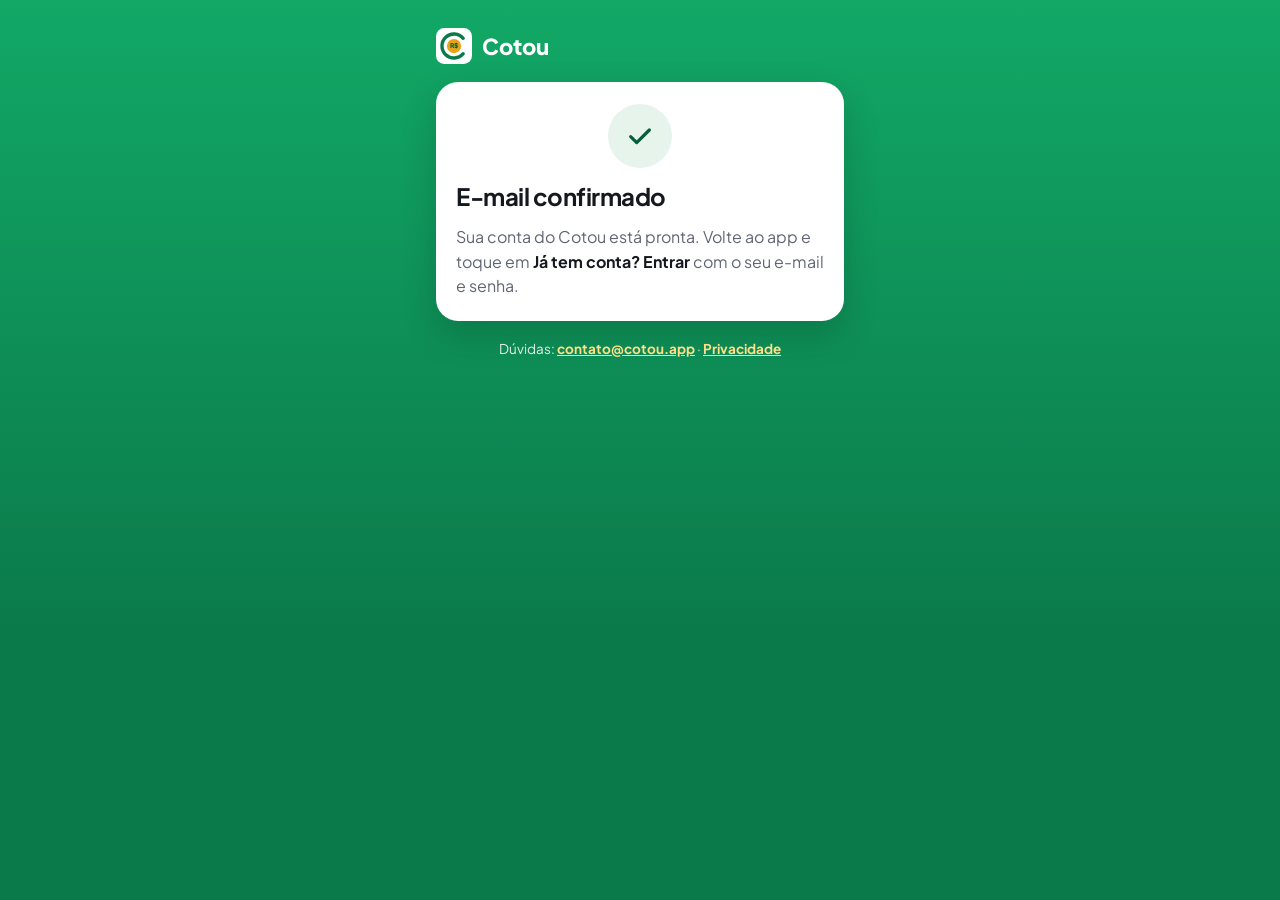
<file: conta-confirmada/index.html>
<!doctype html>
<html lang="pt-BR">
<head>
<meta charset="utf-8">
<meta name="viewport" content="width=device-width, initial-scale=1, viewport-fit=cover">
<meta name="robots" content="noindex">
<link rel="icon" href="../favicon.png" type="image/png">
<title>E-mail confirmado · Cotou</title>
<link rel="preconnect" href="https://fonts.googleapis.com">
<link rel="preconnect" href="https://fonts.gstatic.com" crossorigin>
<link rel="stylesheet" href="https://fonts.googleapis.com/css2?family=Plus+Jakarta+Sans:wght@400;600;700;800&display=swap">
<link rel="stylesheet" href="../conta.css">
</head>
<body>
<div class="coluna">
  <a class="marca" href="https://cotou.app/" aria-label="Cotou, página inicial"><svg viewBox="0 0 192 192" aria-hidden="true"><rect width="192" height="192" rx="44" fill="#FFFFFF"></rect><path d="M145 55 A64 64 0 1 0 145 137" stroke="#0B7A4B" stroke-width="18" stroke-linecap="round" fill="none"></path><circle cx="96" cy="96" r="38" fill="#E8A317"></circle><text x="96" y="108" text-anchor="middle" font-family="Plus Jakarta Sans, sans-serif" font-weight="800" font-size="35" fill="#075E39">R$</text></svg>Cotou</a>

  <section class="cartao" id="ok">
    <span class="icone"><svg viewBox="0 0 24 24"><path d="M5 12.5l4.5 4.5L19 7.5"/></svg></span>
    <h1>E-mail confirmado</h1>
    <p>Sua conta do Cotou está pronta. Volte ao app e toque em <b>Já tem conta? Entrar</b> com o seu e-mail e senha.</p>
  </section>
  <section class="cartao" id="vencido" hidden>
    <h1>Este link não vale mais</h1>
    <p>O link de confirmação vale por 1 hora e só pode ser usado uma vez. Se a conta já foi confirmada, é só entrar no app. Se não, crie a conta de novo com o mesmo e-mail para receber outro link.</p>
  </section>
  <p class="rodape">Dúvidas: <a href="mailto:contato@cotou.app">contato@cotou.app</a> · <a href="../privacidade.html">Privacidade</a></p>
</div>
<script>
  // O Supabase volta para cá com "#error=..." quando o link venceu ou já foi usado.
  if (/error/.test(location.hash + location.search)) {
    document.getElementById("ok").hidden = true;
    document.getElementById("vencido").hidden = false;
  }
  // Tira o acesso do endereço (não precisa ficar no histórico).
  if (location.hash) history.replaceState(null, "", location.pathname);
</script>
<!-- Cloudflare Web Analytics: conta visitas sem cookies e sem identificar ninguém --><script defer src="https://static.cloudflareinsights.com/beacon.min.js" data-cf-beacon='{"token": "d9c60cd35526443e93c724b9c30d157c"}'></script>
</body>
</html>
</file>
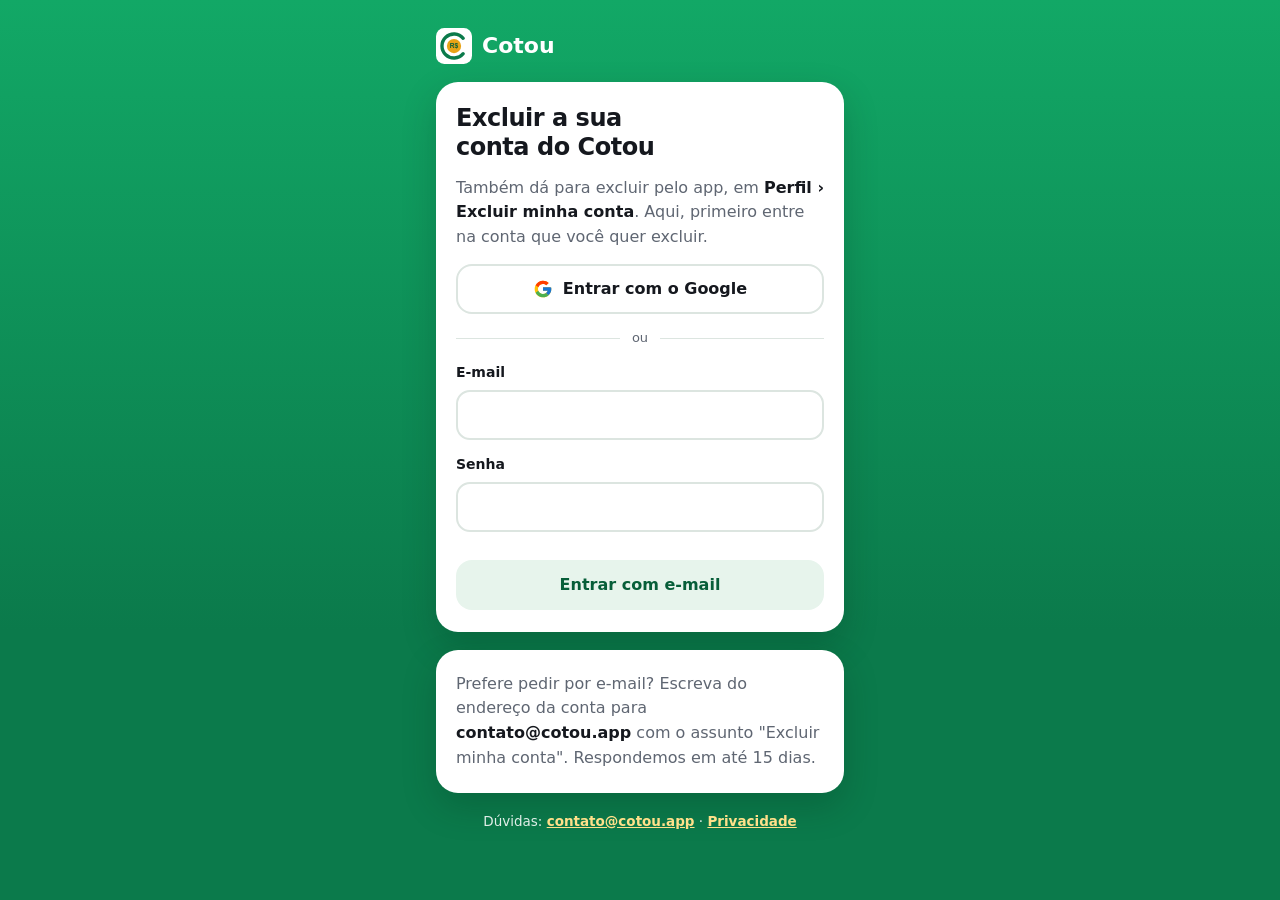
<file: excluir-conta/index.html>
<!doctype html>
<html lang="pt-BR">
<head>
<meta charset="utf-8">
<meta name="viewport" content="width=device-width, initial-scale=1, viewport-fit=cover">
<meta name="robots" content="noindex">
<meta http-equiv="Content-Security-Policy" content="default-src 'self'; script-src 'self' 'unsafe-inline' https://challenges.cloudflare.com https://static.cloudflareinsights.com; connect-src https://utpaefvjcpbepuxidbsk.supabase.co wss://utpaefvjcpbepuxidbsk.supabase.co https://cloudflareinsights.com; frame-src https://challenges.cloudflare.com; style-src 'self' 'unsafe-inline' https://fonts.googleapis.com; font-src https://fonts.gstatic.com; img-src 'self' data:; base-uri 'none'; form-action 'self'; object-src 'none'">
<link rel="icon" href="../favicon.png" type="image/png">
<title>Excluir a conta · Cotou</title>
<link rel="preconnect" href="https://fonts.googleapis.com">
<link rel="preconnect" href="https://fonts.gstatic.com" crossorigin>
<link rel="stylesheet" href="https://fonts.googleapis.com/css2?family=Plus+Jakarta+Sans:wght@400;600;700;800&display=swap">
<link rel="stylesheet" href="../conta.css">
</head>
<body>
<div class="coluna">
  <a class="marca" href="https://cotou.app/" aria-label="Cotou, página inicial"><svg viewBox="0 0 192 192" aria-hidden="true"><rect width="192" height="192" rx="44" fill="#FFFFFF"></rect><path d="M145 55 A64 64 0 1 0 145 137" stroke="#0B7A4B" stroke-width="18" stroke-linecap="round" fill="none"></path><circle cx="96" cy="96" r="38" fill="#E8A317"></circle><text x="96" y="108" text-anchor="middle" font-family="Plus Jakarta Sans, sans-serif" font-weight="800" font-size="35" fill="#075E39">R$</text></svg>Cotou</a>

  <form class="cartao" id="entrar" data-passo>
    <h1>Excluir a sua conta do Cotou</h1>
    <p>Também dá para excluir pelo app, em <b>Perfil › Excluir minha conta</b>. Aqui, primeiro entre na conta que você quer excluir.</p>
    <button class="google" type="button" id="google"><svg width="20" height="20" viewBox="0 0 48 48" aria-hidden="true"><path fill="#FFC107" d="M43.6 20.5H42V20H24v8h11.3C33.7 32.7 29.2 36 24 36c-6.6 0-12-5.4-12-12s5.4-12 12-12c3.1 0 5.8 1.2 7.9 3.1l5.7-5.7C34 6.1 29.3 4 24 4 12.9 4 4 12.9 4 24s8.9 20 20 20 20-8.9 20-20c0-1.3-.1-2.4-.4-3.5z"/><path fill="#FF3D00" d="M6.3 14.7l6.6 4.8C14.7 15.1 19 12 24 12c3.1 0 5.8 1.2 7.9 3.1l5.7-5.7C34 6.1 29.3 4 24 4 16.3 4 9.7 8.3 6.3 14.7z"/><path fill="#4CAF50" d="M24 44c5.2 0 9.9-2 13.4-5.2l-6.2-5.2C29.2 35.1 26.7 36 24 36c-5.2 0-9.6-3.3-11.3-7.9l-6.5 5C9.5 39.6 16.2 44 24 44z"/><path fill="#1976D2" d="M43.6 20.5H42V20H24v8h11.3c-.8 2.2-2.2 4.2-4.1 5.6l6.2 5.2C37 39.2 44 34 44 24c0-1.3-.1-2.4-.4-3.5z"/></svg>Entrar com o Google</button>
    <div class="ou">ou</div>
    <label>E-mail<input type="email" id="email" autocomplete="email" required></label>
    <label>Senha<input type="password" id="senha" autocomplete="current-password" required></label>
    <div id="turnstile" style="display:flex;justify-content:center"></div>
    <div class="erro" id="erroEntrar" role="alert" hidden></div>
    <button class="suave" type="submit" id="botaoEntrar">Entrar com e-mail</button>
  </form>

  <section class="cartao" id="confirmar" data-passo hidden>
    <h1>Excluir a conta?</h1>
    <p>Isto apaga para sempre, sem como desfazer:</p>
    <ul class="apaga">
      <li>a conta <b id="quem"></b>;</li>
      <li>suas listas e as listas anteriores;</li>
      <li>compras, notas fiscais e gastos;</li>
      <li>endereço, vale e preferências.</li>
    </ul>
    <p>Os preços que você compartilhou de forma anônima continuam na base de preços, porque não têm o seu nome nem como ser ligados a você.</p>
    <label class="caixa"><input type="checkbox" id="entendi">Entendi que não dá para desfazer</label>
    <div class="erro" id="erroExcluir" role="alert" hidden></div>
    <button class="perigo" type="button" id="excluir" disabled>Excluir minha conta</button>
    <button class="suave" type="button" id="cancelar">Cancelar e sair</button>
  </section>

  <section class="cartao" id="excluida" data-passo hidden>
    <span class="icone"><svg viewBox="0 0 24 24"><path d="M5 12.5l4.5 4.5L19 7.5"/></svg></span>
    <h1>Conta excluída</h1>
    <p>Sua conta e os seus dados foram apagados. Se quiser voltar, é só criar uma conta nova no app.</p>
  </section>

  <section class="cartao">
    <p>Prefere pedir por e-mail? Escreva do endereço da conta para <b>contato@cotou.app</b> com o assunto "Excluir minha conta". Respondemos em até 15 dias.</p>
  </section>
  <p class="rodape">Dúvidas: <a href="mailto:contato@cotou.app">contato@cotou.app</a> · <a href="../privacidade.html">Privacidade</a></p>
</div>
<script src="https://challenges.cloudflare.com/turnstile/v0/api.js?render=explicit" async defer></script>
<script src="../vendor/supabase-js-2.118.0.js"></script>
<script>
// Projeto do Cotou no Supabase (São Paulo). A URL e a chave publicável são públicas; os dados são protegidos pelo RLS.
const banco = window.supabase.createClient("https://utpaefvjcpbepuxidbsk.supabase.co", "sb_publishable_3Binn7DPbUmr8y6kJFuzPg_-4f6_Gab");
const $ = (id) => document.getElementById(id);
const mostrar = (id) => document.querySelectorAll("[data-passo]").forEach((el) => (el.hidden = el.id !== id));

const entrou = (sessao) => {
  $("quem").textContent = sessao.user.email || "";
  mostrar("confirmar");
};
banco.auth.getSession().then(({ data }) => data.session && entrou(data.session));
banco.auth.onAuthStateChange((evento, sessao) => {
  if (evento === "SIGNED_IN" && sessao) entrou(sessao);
});

$("google").addEventListener("click", () =>
  banco.auth.signInWithOAuth({ provider: "google", options: { redirectTo: location.origin + location.pathname } }),
);
// Verificação contra robôs (Cloudflare Turnstile) antes de entrar com e-mail e senha. Quase sempre invisível;
// só aparece um quadrinho quando o Cloudflare desconfia. Chave vazia = verificação desligada.
const TURNSTILE = "0x4AAAAAAFkdIDSk-jzn3Euw";
let widgetTurnstile = null, esperaTurnstile = null;
function tokenTurnstile() {
  if (!TURNSTILE) return Promise.resolve(undefined);
  return new Promise((ok, falhou) => {
    const t = setTimeout(() => (esperaTurnstile = null, falhou(new Error("verificação"))), 60000);
    esperaTurnstile = { ok: (v) => (clearTimeout(t), esperaTurnstile = null, ok(v)), falhou: () => (clearTimeout(t), esperaTurnstile = null, falhou(new Error("verificação"))) };
    if (!window.turnstile) return esperaTurnstile.falhou();
    if (widgetTurnstile === null)
      widgetTurnstile = turnstile.render("#turnstile", { sitekey: TURNSTILE, language: "pt-br", appearance: "interaction-only", execution: "execute",
        callback: (v) => esperaTurnstile?.ok(v), "error-callback": () => (esperaTurnstile?.falhou(), true), "expired-callback": () => esperaTurnstile?.falhou() });
    else turnstile.reset(widgetTurnstile);
    turnstile.execute(widgetTurnstile);
  });
}

$("entrar").addEventListener("submit", async (e) => {
  e.preventDefault();
  $("erroEntrar").hidden = true;
  $("botaoEntrar").disabled = true;
  let captchaToken;
  try {
    captchaToken = await tokenTurnstile();
  } catch {
    $("botaoEntrar").disabled = false;
    $("erroEntrar").textContent = "Não deu para confirmar que você é uma pessoa. Recarregue a página e tente de novo.";
    $("erroEntrar").hidden = false;
    return;
  }
  const { error } = await banco.auth.signInWithPassword({ email: $("email").value.trim(), password: $("senha").value, options: { captchaToken } });
  $("botaoEntrar").disabled = false;
  if (error) {
    $("erroEntrar").textContent = /invalid/i.test(error.message)
      ? "E-mail ou senha não conferem."
      : /confirm/i.test(error.message)
        ? "Este e-mail ainda não foi confirmado."
        : "Não deu certo agora. Confira a internet e tente de novo.";
    $("erroEntrar").hidden = false;
  }
});
$("entendi").addEventListener("change", (e) => ($("excluir").disabled = !e.target.checked));
$("cancelar").addEventListener("click", async () => {
  await banco.auth.signOut();
  $("entendi").checked = false;
  $("excluir").disabled = true;
  mostrar("entrar");
});
$("excluir").addEventListener("click", async () => {
  $("erroExcluir").hidden = true;
  $("excluir").disabled = true;
  $("excluir").textContent = "Excluindo…";
  const { error } = await banco.rpc("excluir_minha_conta");
  if (error) {
    $("erroExcluir").textContent = "Não deu para excluir agora. Tente de novo ou escreva para contato@cotou.app.";
    $("erroExcluir").hidden = false;
    $("excluir").disabled = false;
    $("excluir").textContent = "Excluir minha conta";
    return;
  }
  await banco.auth.signOut().catch(() => {});
  mostrar("excluida");
});
</script>
<!-- Cloudflare Web Analytics: conta visitas sem cookies e sem identificar ninguém --><script defer src="https://static.cloudflareinsights.com/beacon.min.js" data-cf-beacon='{"token": "d9c60cd35526443e93c724b9c30d157c"}'></script>
</body>
</html>
</file>
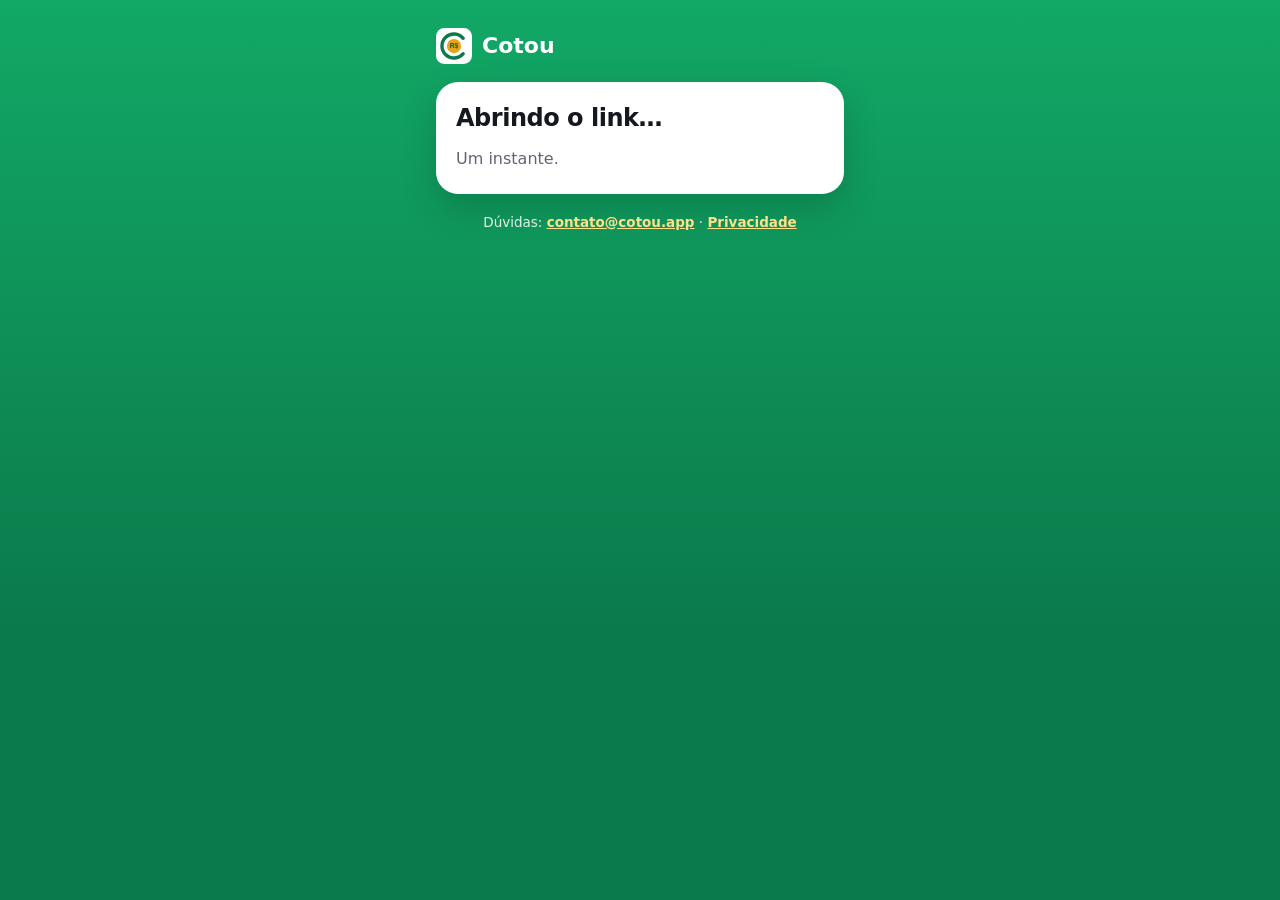
<file: nova-senha/index.html>
<!doctype html>
<html lang="pt-BR">
<head>
<meta charset="utf-8">
<meta name="viewport" content="width=device-width, initial-scale=1, viewport-fit=cover">
<meta name="robots" content="noindex">
<meta http-equiv="Content-Security-Policy" content="default-src 'self'; script-src 'self' 'unsafe-inline' https://challenges.cloudflare.com https://static.cloudflareinsights.com; connect-src https://utpaefvjcpbepuxidbsk.supabase.co wss://utpaefvjcpbepuxidbsk.supabase.co https://cloudflareinsights.com; frame-src https://challenges.cloudflare.com; style-src 'self' 'unsafe-inline' https://fonts.googleapis.com; font-src https://fonts.gstatic.com; img-src 'self' data:; base-uri 'none'; form-action 'self'; object-src 'none'">
<link rel="icon" href="../favicon.png" type="image/png">
<title>Nova senha · Cotou</title>
<link rel="preconnect" href="https://fonts.googleapis.com">
<link rel="preconnect" href="https://fonts.gstatic.com" crossorigin>
<link rel="stylesheet" href="https://fonts.googleapis.com/css2?family=Plus+Jakarta+Sans:wght@400;600;700;800&display=swap">
<link rel="stylesheet" href="../conta.css">
</head>
<body>
<div class="coluna">
  <a class="marca" href="https://cotou.app/" aria-label="Cotou, página inicial"><svg viewBox="0 0 192 192" aria-hidden="true"><rect width="192" height="192" rx="44" fill="#FFFFFF"></rect><path d="M145 55 A64 64 0 1 0 145 137" stroke="#0B7A4B" stroke-width="18" stroke-linecap="round" fill="none"></path><circle cx="96" cy="96" r="38" fill="#E8A317"></circle><text x="96" y="108" text-anchor="middle" font-family="Plus Jakarta Sans, sans-serif" font-weight="800" font-size="35" fill="#075E39">R$</text></svg>Cotou</a>

  <section class="cartao" id="esperando" data-passo>
    <h1>Abrindo o link…</h1>
    <p>Um instante.</p>
  </section>

  <form class="cartao" id="formulario" data-passo hidden>
    <h1>Crie uma senha nova</h1>
    <p>Para a conta <b id="email"></b>.</p>
    <label>Senha nova<input type="password" id="senha" autocomplete="new-password" required></label>
    <ul class="regras" aria-live="polite">
      <li id="r-tamanho">8 caracteres</li>
      <li id="r-numero">um número</li>
      <li id="r-letra">uma letra</li>
    </ul>
    <label>Repita a senha<input type="password" id="repete" autocomplete="new-password" required></label>
    <div class="erro" id="erro" role="alert" hidden></div>
    <button class="principal" id="salvar" type="submit" disabled>Salvar a senha nova</button>
  </form>

  <section class="cartao" id="pronto" data-passo hidden>
    <span class="icone"><svg viewBox="0 0 24 24"><path d="M5 12.5l4.5 4.5L19 7.5"/></svg></span>
    <h1>Senha trocada</h1>
    <p>Volte ao app Cotou e entre com o seu e-mail e a senha nova.</p>
  </section>

  <section class="cartao" id="expirou" data-passo hidden>
    <h1>Este link não vale mais</h1>
    <p>O link para criar uma senha nova vale por 1 hora e só pode ser usado uma vez. No app, toque em <b>Entrar › Esqueci minha senha</b> para receber outro.</p>
  </section>
  <p class="rodape">Dúvidas: <a href="mailto:contato@cotou.app">contato@cotou.app</a> · <a href="../privacidade.html">Privacidade</a></p>
</div>
<script src="../vendor/supabase-js-2.118.0.js"></script>
<script>
// Projeto do Cotou no Supabase (São Paulo). A URL e a chave publicável são públicas; os dados são protegidos pelo RLS.
const banco = window.supabase.createClient("https://utpaefvjcpbepuxidbsk.supabase.co", "sb_publishable_3Binn7DPbUmr8y6kJFuzPg_-4f6_Gab");
const $ = (id) => document.getElementById(id);
const mostrar = (id) => document.querySelectorAll("[data-passo]").forEach((el) => (el.hidden = el.id !== id));

const regras = () => {
  const s = $("senha").value;
  const r = { tamanho: s.length >= 8, numero: /\d/.test(s), letra: /[a-zà-ú]/i.test(s) };
  for (const [k, ok] of Object.entries(r)) $("r-" + k).classList.toggle("ok", ok);
  $("salvar").disabled = !(r.tamanho && r.numero && r.letra && $("repete").value);
};
$("senha").addEventListener("input", regras);
$("repete").addEventListener("input", regras);

let aberto = false;
banco.auth.onAuthStateChange((evento, sessao) => {
  if (sessao && !aberto) {
    aberto = true;
    $("email").textContent = sessao.user.email || "";
    mostrar("formulario");
  }
});
// O link chega com o acesso no endereço; sem ele (ou vencido), avisa.
setTimeout(() => !aberto && mostrar("expirou"), location.hash.includes("error") ? 0 : 4000);

$("formulario").addEventListener("submit", async (e) => {
  e.preventDefault();
  $("erro").hidden = true;
  if ($("senha").value !== $("repete").value) {
    $("erro").textContent = "As duas senhas não são iguais.";
    $("erro").hidden = false;
    return;
  }
  $("salvar").disabled = true;
  $("salvar").textContent = "Salvando…";
  const { error } = await banco.auth.updateUser({ password: $("senha").value });
  if (error) {
    const m = error.message.toLowerCase();
    $("erro").textContent = m.includes("different") || m.includes("same")
      ? "A senha nova precisa ser diferente da anterior."
      : m.includes("weak") || m.includes("password")
        ? "A senha não foi aceita. Use pelo menos 8 caracteres, com letra e número."
        : "Não deu certo agora. Confira a internet e tente de novo.";
    $("erro").hidden = false;
    $("salvar").textContent = "Salvar a senha nova";
    regras();
    return;
  }
  await banco.auth.signOut();
  mostrar("pronto");
});
</script>
<!-- Cloudflare Web Analytics: conta visitas sem cookies e sem identificar ninguém --><script defer src="https://static.cloudflareinsights.com/beacon.min.js" data-cf-beacon='{"token": "d9c60cd35526443e93c724b9c30d157c"}'></script>
</body>
</html>
</file>
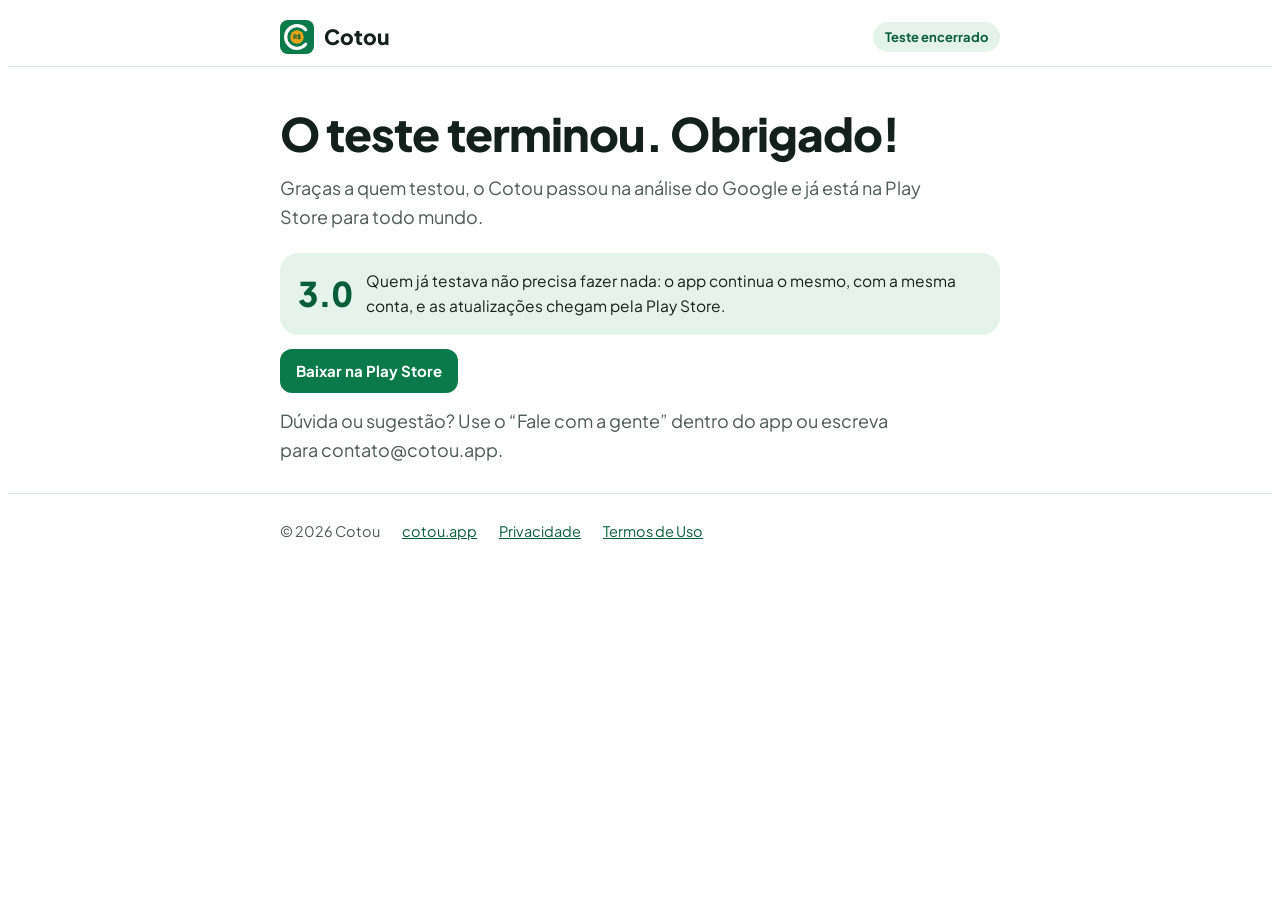
<file: teste/index.html>
<!doctype html>
<html lang="pt-BR">
<head>
<meta charset="utf-8">
<meta name="viewport" content="width=device-width, initial-scale=1, viewport-fit=cover">
<link rel="icon" href="../favicon.png" type="image/png">
<link rel="apple-touch-icon" href="../icone-512.png">
<title>Teste do Cotou</title>
<meta name="robots" content="noindex">
<meta name="description" content="O teste fechado do Cotou terminou. O app está na Play Store.">
<link rel="preconnect" href="https://fonts.googleapis.com">
<link rel="preconnect" href="https://fonts.gstatic.com" crossorigin>
<link rel="stylesheet" href="https://fonts.googleapis.com/css2?family=Plus+Jakarta+Sans:wght@400;500;600;700;800&display=swap">
<style>
/* Layout: uma coluna de leitura (como um guia), com os passos numerados e a lista de missões marcável. */
:root {
  --bg: #FFFFFF;
  --chao: #F2F6F4;
  --tinta: #13201B;
  --suave: #4C5A54;
  --linha: #DCE5E0;
  --verde: #0B7A4B;
  --verdeForte: #075E39;
  --verdeClaro: #E4F3EB;
  --moeda: #E8A317;
  --alerta: #8A4A06;
  --alertaFundo: #FDF0DB;
  --sobreVerde: #FFFFFF;
  --f: "Plus Jakarta Sans", ui-sans-serif, system-ui, -apple-system, "Segoe UI", sans-serif;
}
@media (prefers-color-scheme: dark) {
  :root:not([data-theme="light"]) {
    --bg: #0E1613; --chao: #141F1B; --tinta: #EAF2EE; --suave: #A9B8B1; --linha: #27342F;
    --verde: #2FA36F; --verdeForte: #7FD3AA; --verdeClaro: #17302A; --moeda: #F0B43A; --alerta: #F3C27A; --alertaFundo: #2E2412; --sobreVerde: #06130D;
    color-scheme: dark;
  }
}
:root[data-theme="dark"] {
  --bg: #0E1613; --chao: #141F1B; --tinta: #EAF2EE; --suave: #A9B8B1; --linha: #27342F;
  --verde: #2FA36F; --verdeForte: #7FD3AA; --verdeClaro: #17302A; --moeda: #F0B43A; --alerta: #F3C27A; --alertaFundo: #2E2412; --sobreVerde: #06130D;
  color-scheme: dark;
}
* { box-sizing: border-box; }
body { background: var(--bg); color: var(--tinta); font-family: var(--f); font-size: 17px; line-height: 1.6; -webkit-font-smoothing: antialiased; }
a { color: var(--verdeForte); }
a:focus-visible, button:focus-visible, label:focus-within { outline: 3px solid var(--moeda); outline-offset: 3px; border-radius: 8px; }
.miolo { max-width: 760px; margin: 0 auto; padding-inline: 20px; }
h1, h2, h3 { margin: 0; line-height: 1.15; letter-spacing: -0.02em; text-wrap: balance; }
p { margin: 0; }

.topo { border-bottom: 1px solid var(--linha); }
.topo .miolo { display: flex; align-items: center; gap: 10px; padding-block: 12px; }
.marca { display: flex; align-items: center; gap: 10px; font-weight: 800; font-size: 21px; color: var(--tinta); text-decoration: none; }
.marca svg { width: 34px; height: 34px; }
.topo .tag { margin-left: auto; font-size: 13px; font-weight: 700; color: var(--verdeForte); background: var(--verdeClaro); border-radius: 999px; padding: 5px 12px; }

.abertura { padding-block: 40px 28px; display: flex; flex-direction: column; gap: 14px; }
.abertura h1 { font-size: clamp(32px, 6vw, 46px); font-weight: 800; }
.abertura p { font-size: 18px; color: var(--suave); max-width: 36em; }
.prazo { display: flex; align-items: center; gap: 14px; background: var(--verdeClaro); border-radius: 18px; padding: 16px 18px; margin-top: 8px; }
.prazo b { font-size: 34px; font-weight: 800; color: var(--verdeForte); font-variant-numeric: tabular-nums; line-height: 1; }
.prazo span { font-size: 15.5px; }

section { padding-block: 28px; border-top: 1px solid var(--linha); }
section h2 { font-size: 26px; font-weight: 800; }
section > .miolo > p.intro { margin-top: 8px; color: var(--suave); }

.passos { list-style: none; padding: 0; margin: 20px 0 0; display: flex; flex-direction: column; gap: 18px; counter-reset: p; }
.passos > li { display: grid; grid-template-columns: 40px minmax(0, 1fr); gap: 14px; counter-increment: p; }
.passos > li::before { content: counter(p); width: 40px; height: 40px; border-radius: 50%; background: var(--moeda); color: #3D2800; font-weight: 800; display: grid; place-items: center; }
.passos h3 { font-size: 19px; font-weight: 800; }
.passos p { color: var(--suave); margin-top: 4px; }
.passo-botao { margin-top: 10px; }
.caixa-link { margin-top: 10px; background: var(--chao); border: 1px dashed var(--linha); border-radius: 14px; padding: 12px 14px; display: flex; flex-wrap: wrap; gap: 10px; align-items: center; }
.caixa-link code { font-family: ui-monospace, SFMono-Regular, Menlo, monospace; font-size: 14px; word-break: break-all; flex: 1 1 220px; min-width: 0; }
.botao { display: inline-flex; align-items: center; justify-content: center; gap: 8px; background: var(--verde); color: var(--sobreVerde); font: inherit; font-weight: 700; font-size: 15px; border: 0; border-radius: 12px; padding: 10px 16px; cursor: pointer; text-decoration: none; }
.botao:hover { background: var(--verdeForte); }
.aviso { margin-top: 10px; background: var(--alertaFundo); color: var(--tinta); border-radius: 14px; padding: 12px 14px; font-size: 15.5px; }
.aviso b { color: var(--alerta); }
#copiado { font-size: 14px; font-weight: 700; color: var(--verdeForte); }

.progresso { margin-top: 16px; display: flex; align-items: center; gap: 12px; font-size: 15px; font-weight: 700; color: var(--suave); }
.barra { flex: 1; height: 10px; border-radius: 5px; background: var(--chao); overflow: hidden; }
.barra i { display: block; height: 100%; background: var(--verde); border-radius: 5px; transition: width .25s; }
@media (prefers-reduced-motion: reduce) { .barra i { transition: none; } }
.missoes { list-style: none; padding: 0; margin: 14px 0 0; display: flex; flex-direction: column; }
.missoes li { border-bottom: 1px solid var(--linha); }
.missoes label { display: grid; grid-template-columns: 28px minmax(0, 1fr); gap: 12px; padding: 14px 2px; cursor: pointer; }
.missoes input { width: 24px; height: 24px; margin: 2px 0 0; accent-color: var(--verde); }
.missoes b { display: block; font-weight: 700; }
.missoes small { display: block; color: var(--suave); font-size: 14.5px; margin-top: 2px; }
.missoes input:checked + span b { text-decoration: line-through; color: var(--suave); }
.opcional { font-size: 12px; font-weight: 700; color: var(--verdeForte); background: var(--verdeClaro); border-radius: 999px; padding: 2px 8px; margin-left: 6px; vertical-align: 2px; }

.canais { display: grid; grid-template-columns: repeat(3, minmax(0, 1fr)); gap: 12px; margin-top: 16px; }
@media (max-width: 640px) { .canais { grid-template-columns: minmax(0, 1fr); } }
.canal { background: var(--chao); border-radius: 16px; padding: 16px; display: flex; flex-direction: column; gap: 4px; }
.canal b { font-size: 16px; }
.canal span { color: var(--suave); font-size: 14.5px; }

.perguntas { margin-top: 12px; }
.perguntas details { border-bottom: 1px solid var(--linha); }
.perguntas summary { cursor: pointer; list-style: none; padding: 15px 0; font-weight: 700; display: flex; justify-content: space-between; gap: 14px; }
.perguntas summary::-webkit-details-marker { display: none; }
.perguntas summary::after { content: "+"; color: var(--verde); font-size: 22px; line-height: 1; }
.perguntas details[open] summary::after { content: "−"; }
.perguntas details p { color: var(--suave); padding-bottom: 15px; }

.rodape { border-top: 1px solid var(--linha); padding-block: 26px 40px; font-size: 14.5px; color: var(--suave); }
.rodape .miolo { display: flex; flex-wrap: wrap; gap: 8px 22px; }
</style>
</head>
<body>
<header class="topo">
  <div class="miolo">
    <a class="marca" href="https://cotou.app/" aria-label="Cotou, página inicial">
      <svg viewBox="0 0 192 192" aria-hidden="true"><rect width="192" height="192" rx="44" fill="#0B7A4B"></rect><path d="M145 55 A64 64 0 1 0 145 137" stroke="#FFFFFF" stroke-width="18" stroke-linecap="round" fill="none"></path><circle cx="96" cy="96" r="38" fill="#E8A317"></circle><text x="96" y="108" text-anchor="middle" font-family="Plus Jakarta Sans, sans-serif" font-weight="800" font-size="35" fill="#075E39">R$</text></svg>
      Cotou
    </a>
    <span class="tag">Teste encerrado</span>
  </div>
</header>

<main>
  <div class="miolo abertura">
    <h1>O teste terminou. Obrigado!</h1>
    <p>Graças a quem testou, o Cotou passou na análise do Google e já está na Play Store para todo mundo.</p>
    <div class="prazo"><b>3.0</b><span>Quem já testava não precisa fazer nada: o app continua o mesmo, com a mesma conta, e as atualizações chegam pela Play Store.</span></div>
    <p><a class="botao" href="https://play.google.com/store/apps/details?id=app.cotou">Baixar na Play Store</a></p>
    <p>Dúvida ou sugestão? Use o “Fale com a gente” dentro do app ou escreva para contato@cotou.app.</p>
  </div>
</main>

<footer class="rodape">
  <div class="miolo">
    <span>© 2026 Cotou</span>
    <a href="https://cotou.app/">cotou.app</a>
    <a href="https://cotou.app/privacidade.html">Privacidade</a>
    <a href="https://cotou.app/termos.html">Termos de Uso</a>
  </div>
</footer>

<!-- Cloudflare Web Analytics: conta visitas sem cookies e sem identificar ninguém --><script defer src="https://static.cloudflareinsights.com/beacon.min.js" data-cf-beacon='{"token": "d9c60cd35526443e93c724b9c30d157c"}'></script>
</body>
</html>
</file>
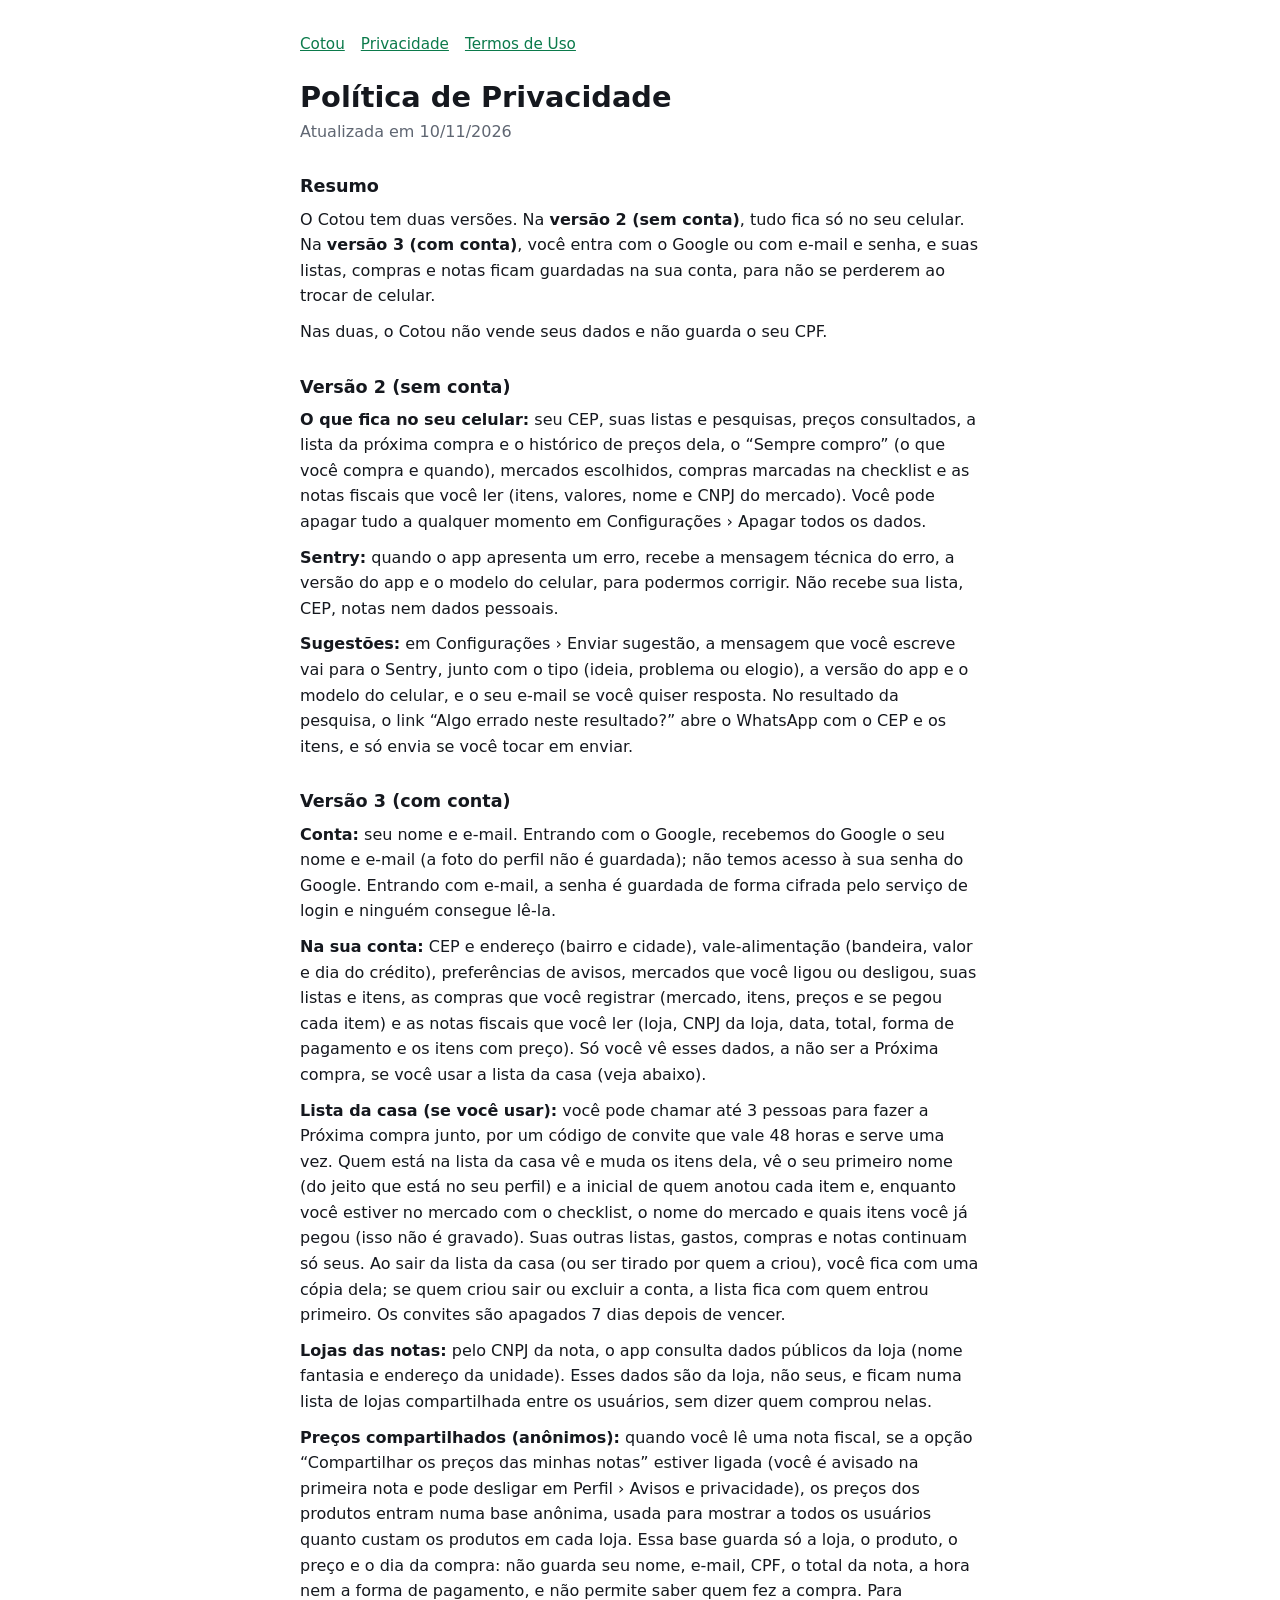
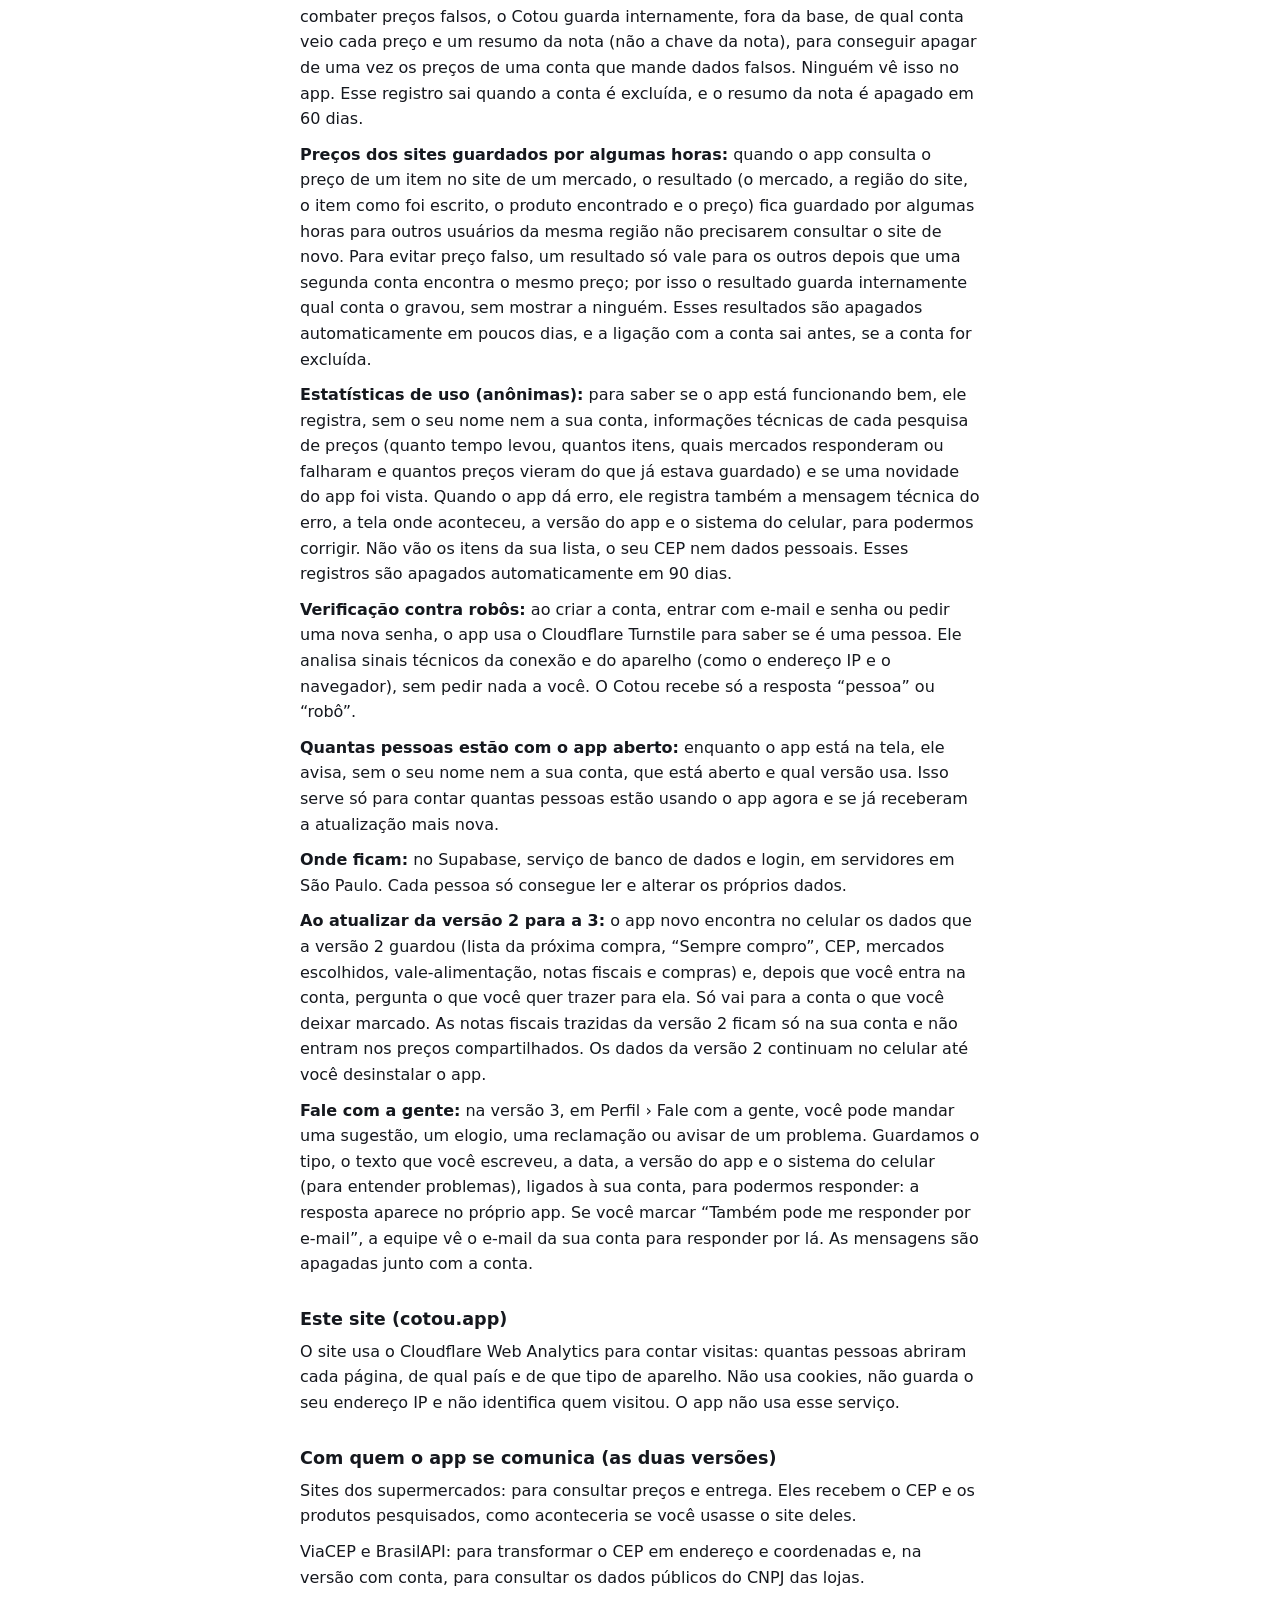
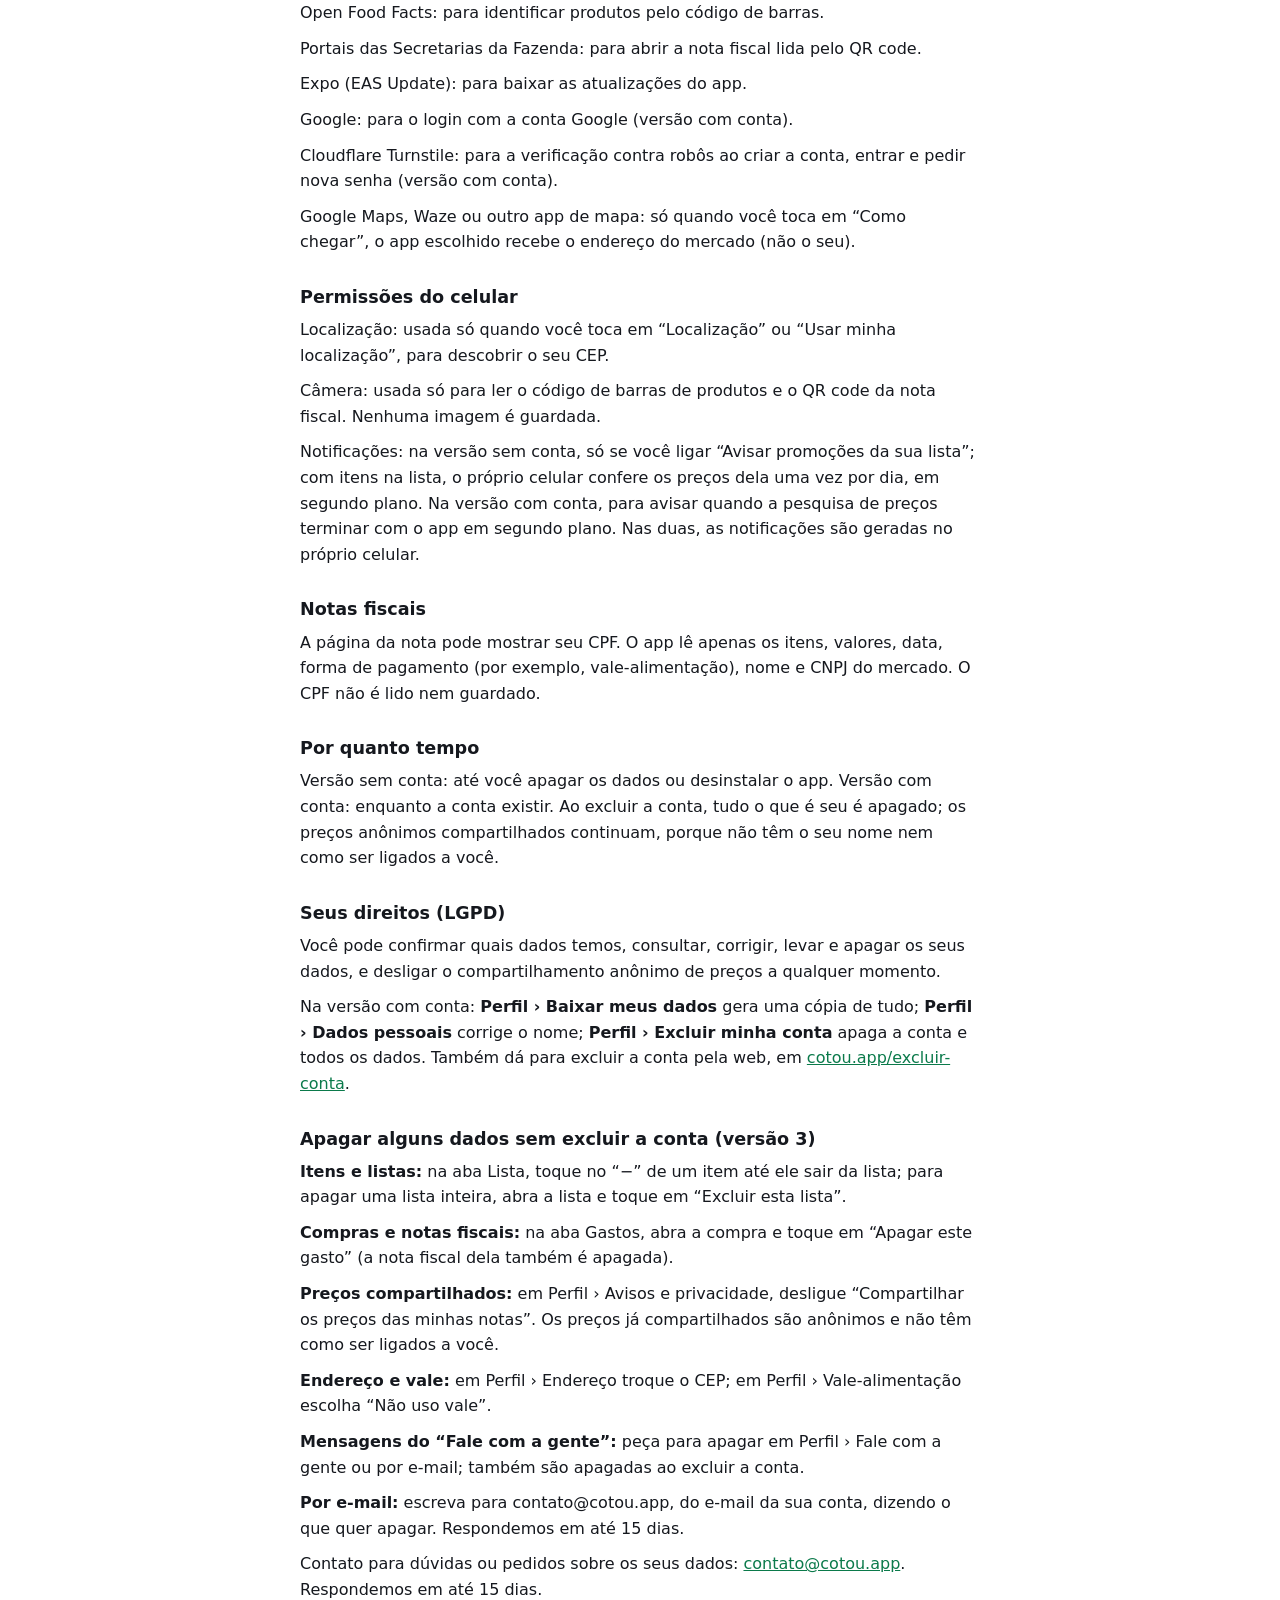
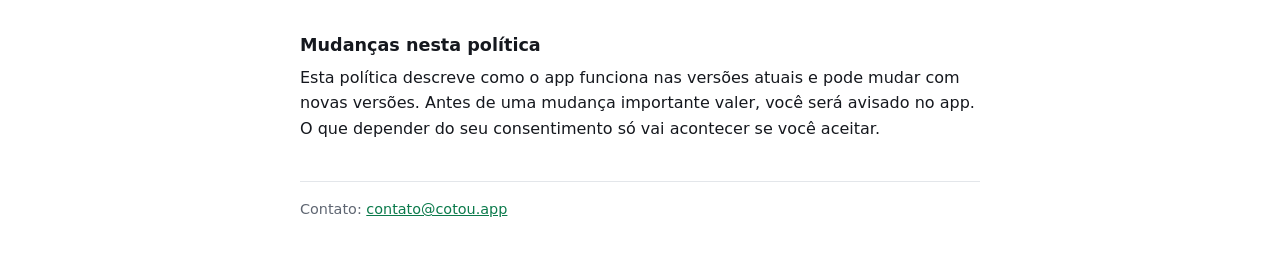
<file: privacidade.html>
<!doctype html>
<html lang="pt-BR">
<head>
<meta charset="utf-8">
<meta name="viewport" content="width=device-width, initial-scale=1">
<title>Política de Privacidade · Cotou</title>
<style>
:root { --bg: #ffffff; --fg: #15181e; --muted: #5f6672; --line: #e3e6ea; --accent: #0b7a4b; color-scheme: light; }
@media (prefers-color-scheme: dark) { :root { --bg: #111417; --fg: #eef1f3; --muted: #a3abb6; --line: #2a3036; --accent: #4cc38a; color-scheme: dark; } }
* { box-sizing: border-box; }
body { margin: 0; background: var(--bg); color: var(--fg); font: 16px/1.6 system-ui, -apple-system, "Segoe UI", Roboto, sans-serif; }
main { max-width: 720px; margin: 0 auto; padding: 32px 20px 56px; }
h1 { font-size: 1.8rem; line-height: 1.2; margin: 0 0 4px; }
h2 { font-size: 1.1rem; margin: 28px 0 6px; }
p { margin: 0 0 10px; }
.sub { color: var(--muted); margin-bottom: 24px; }
a { color: var(--accent); }
nav { display: flex; gap: 16px; margin-bottom: 24px; font-size: .95rem; }
footer { margin-top: 40px; padding-top: 16px; border-top: 1px solid var(--line); color: var(--muted); font-size: .9rem; }</style>
</head>
<body><main>
<nav><a href="index.html">Cotou</a><a href="privacidade.html">Privacidade</a><a href="termos.html">Termos de Uso</a></nav>
<h1>Política de Privacidade</h1>
<p class="sub">Atualizada em 10/11/2026</p>
<h2>Resumo</h2>
<p>O Cotou tem duas versões. Na <b>versão 2 (sem conta)</b>, tudo fica só no seu celular. Na <b>versão 3 (com conta)</b>, você entra com o Google ou com e-mail e senha, e suas listas, compras e notas ficam guardadas na sua conta, para não se perderem ao trocar de celular.</p>
<p>Nas duas, o Cotou não vende seus dados e não guarda o seu CPF.</p>

<h2>Versão 2 (sem conta)</h2>
<p><b>O que fica no seu celular:</b> seu CEP, suas listas e pesquisas, preços consultados, a lista da próxima compra e o histórico de preços dela, o “Sempre compro” (o que você compra e quando), mercados escolhidos, compras marcadas na checklist e as notas fiscais que você ler (itens, valores, nome e CNPJ do mercado). Você pode apagar tudo a qualquer momento em Configurações › Apagar todos os dados.</p>
<p><b>Sentry:</b> quando o app apresenta um erro, recebe a mensagem técnica do erro, a versão do app e o modelo do celular, para podermos corrigir. Não recebe sua lista, CEP, notas nem dados pessoais.</p>
<p><b>Sugestões:</b> em Configurações › Enviar sugestão, a mensagem que você escreve vai para o Sentry, junto com o tipo (ideia, problema ou elogio), a versão do app e o modelo do celular, e o seu e-mail se você quiser resposta. No resultado da pesquisa, o link “Algo errado neste resultado?” abre o WhatsApp com o CEP e os itens, e só envia se você tocar em enviar.</p>

<h2>Versão 3 (com conta)</h2>
<p><b>Conta:</b> seu nome e e-mail. Entrando com o Google, recebemos do Google o seu nome e e-mail (a foto do perfil não é guardada); não temos acesso à sua senha do Google. Entrando com e-mail, a senha é guardada de forma cifrada pelo serviço de login e ninguém consegue lê-la.</p>
<p><b>Na sua conta:</b> CEP e endereço (bairro e cidade), vale-alimentação (bandeira, valor e dia do crédito), preferências de avisos, mercados que você ligou ou desligou, suas listas e itens, as compras que você registrar (mercado, itens, preços e se pegou cada item) e as notas fiscais que você ler (loja, CNPJ da loja, data, total, forma de pagamento e os itens com preço). Só você vê esses dados, a não ser a Próxima compra, se você usar a lista da casa (veja abaixo).</p>
<p><b>Lista da casa (se você usar):</b> você pode chamar até 3 pessoas para fazer a Próxima compra junto, por um código de convite que vale 48 horas e serve uma vez. Quem está na lista da casa vê e muda os itens dela, vê o seu primeiro nome (do jeito que está no seu perfil) e a inicial de quem anotou cada item e, enquanto você estiver no mercado com o checklist, o nome do mercado e quais itens você já pegou (isso não é gravado). Suas outras listas, gastos, compras e notas continuam só seus. Ao sair da lista da casa (ou ser tirado por quem a criou), você fica com uma cópia dela; se quem criou sair ou excluir a conta, a lista fica com quem entrou primeiro. Os convites são apagados 7 dias depois de vencer.</p>
<p><b>Lojas das notas:</b> pelo CNPJ da nota, o app consulta dados públicos da loja (nome fantasia e endereço da unidade). Esses dados são da loja, não seus, e ficam numa lista de lojas compartilhada entre os usuários, sem dizer quem comprou nelas.</p>
<p><b>Preços compartilhados (anônimos):</b> quando você lê uma nota fiscal, se a opção “Compartilhar os preços das minhas notas” estiver ligada (você é avisado na primeira nota e pode desligar em Perfil › Avisos e privacidade), os preços dos produtos entram numa base anônima, usada para mostrar a todos os usuários quanto custam os produtos em cada loja. Essa base guarda só a loja, o produto, o preço e o dia da compra: não guarda seu nome, e-mail, CPF, o total da nota, a hora nem a forma de pagamento, e não permite saber quem fez a compra. Para combater preços falsos, o Cotou guarda internamente, fora da base, de qual conta veio cada preço e um resumo da nota (não a chave da nota), para conseguir apagar de uma vez os preços de uma conta que mande dados falsos. Ninguém vê isso no app. Esse registro sai quando a conta é excluída, e o resumo da nota é apagado em 60 dias.</p>
<p><b>Preços dos sites guardados por algumas horas:</b> quando o app consulta o preço de um item no site de um mercado, o resultado (o mercado, a região do site, o item como foi escrito, o produto encontrado e o preço) fica guardado por algumas horas para outros usuários da mesma região não precisarem consultar o site de novo. Para evitar preço falso, um resultado só vale para os outros depois que uma segunda conta encontra o mesmo preço; por isso o resultado guarda internamente qual conta o gravou, sem mostrar a ninguém. Esses resultados são apagados automaticamente em poucos dias, e a ligação com a conta sai antes, se a conta for excluída.</p>
<p><b>Estatísticas de uso (anônimas):</b> para saber se o app está funcionando bem, ele registra, sem o seu nome nem a sua conta, informações técnicas de cada pesquisa de preços (quanto tempo levou, quantos itens, quais mercados responderam ou falharam e quantos preços vieram do que já estava guardado) e se uma novidade do app foi vista. Quando o app dá erro, ele registra também a mensagem técnica do erro, a tela onde aconteceu, a versão do app e o sistema do celular, para podermos corrigir. Não vão os itens da sua lista, o seu CEP nem dados pessoais. Esses registros são apagados automaticamente em 90 dias.</p>
<p><b>Verificação contra robôs:</b> ao criar a conta, entrar com e-mail e senha ou pedir uma nova senha, o app usa o Cloudflare Turnstile para saber se é uma pessoa. Ele analisa sinais técnicos da conexão e do aparelho (como o endereço IP e o navegador), sem pedir nada a você. O Cotou recebe só a resposta “pessoa” ou “robô”.</p>
<p><b>Quantas pessoas estão com o app aberto:</b> enquanto o app está na tela, ele avisa, sem o seu nome nem a sua conta, que está aberto e qual versão usa. Isso serve só para contar quantas pessoas estão usando o app agora e se já receberam a atualização mais nova.</p>
<p><b>Onde ficam:</b> no Supabase, serviço de banco de dados e login, em servidores em São Paulo. Cada pessoa só consegue ler e alterar os próprios dados.</p>
<p><b>Ao atualizar da versão 2 para a 3:</b> o app novo encontra no celular os dados que a versão 2 guardou (lista da próxima compra, “Sempre compro”, CEP, mercados escolhidos, vale-alimentação, notas fiscais e compras) e, depois que você entra na conta, pergunta o que você quer trazer para ela. Só vai para a conta o que você deixar marcado. As notas fiscais trazidas da versão 2 ficam só na sua conta e não entram nos preços compartilhados. Os dados da versão 2 continuam no celular até você desinstalar o app.</p>
<p><b>Fale com a gente:</b> na versão 3, em Perfil › Fale com a gente, você pode mandar uma sugestão, um elogio, uma reclamação ou avisar de um problema. Guardamos o tipo, o texto que você escreveu, a data, a versão do app e o sistema do celular (para entender problemas), ligados à sua conta, para podermos responder: a resposta aparece no próprio app. Se você marcar “Também pode me responder por e-mail”, a equipe vê o e-mail da sua conta para responder por lá. As mensagens são apagadas junto com a conta.</p>

<h2>Este site (cotou.app)</h2>
<p>O site usa o Cloudflare Web Analytics para contar visitas: quantas pessoas abriram cada página, de qual país e de que tipo de aparelho. Não usa cookies, não guarda o seu endereço IP e não identifica quem visitou. O app não usa esse serviço.</p>

<h2>Com quem o app se comunica (as duas versões)</h2>
<p>Sites dos supermercados: para consultar preços e entrega. Eles recebem o CEP e os produtos pesquisados, como aconteceria se você usasse o site deles.</p>
<p>ViaCEP e BrasilAPI: para transformar o CEP em endereço e coordenadas e, na versão com conta, para consultar os dados públicos do CNPJ das lojas.</p>
<p>Open Food Facts: para identificar produtos pelo código de barras.</p>
<p>Portais das Secretarias da Fazenda: para abrir a nota fiscal lida pelo QR code.</p>
<p>Expo (EAS Update): para baixar as atualizações do app.</p>
<p>Google: para o login com a conta Google (versão com conta).</p>
<p>Cloudflare Turnstile: para a verificação contra robôs ao criar a conta, entrar e pedir nova senha (versão com conta).</p>
<p>Google Maps, Waze ou outro app de mapa: só quando você toca em “Como chegar”, o app escolhido recebe o endereço do mercado (não o seu).</p>

<h2>Permissões do celular</h2>
<p>Localização: usada só quando você toca em “Localização” ou “Usar minha localização”, para descobrir o seu CEP.</p>
<p>Câmera: usada só para ler o código de barras de produtos e o QR code da nota fiscal. Nenhuma imagem é guardada.</p>
<p>Notificações: na versão sem conta, só se você ligar “Avisar promoções da sua lista”; com itens na lista, o próprio celular confere os preços dela uma vez por dia, em segundo plano. Na versão com conta, para avisar quando a pesquisa de preços terminar com o app em segundo plano. Nas duas, as notificações são geradas no próprio celular.</p>

<h2>Notas fiscais</h2>
<p>A página da nota pode mostrar seu CPF. O app lê apenas os itens, valores, data, forma de pagamento (por exemplo, vale-alimentação), nome e CNPJ do mercado. O CPF não é lido nem guardado.</p>

<h2>Por quanto tempo</h2>
<p>Versão sem conta: até você apagar os dados ou desinstalar o app. Versão com conta: enquanto a conta existir. Ao excluir a conta, tudo o que é seu é apagado; os preços anônimos compartilhados continuam, porque não têm o seu nome nem como ser ligados a você.</p>

<h2>Seus direitos (LGPD)</h2>
<p>Você pode confirmar quais dados temos, consultar, corrigir, levar e apagar os seus dados, e desligar o compartilhamento anônimo de preços a qualquer momento.</p>
<p>Na versão com conta: <b>Perfil › Baixar meus dados</b> gera uma cópia de tudo; <b>Perfil › Dados pessoais</b> corrige o nome; <b>Perfil › Excluir minha conta</b> apaga a conta e todos os dados. Também dá para excluir a conta pela web, em <a href="excluir-conta/">cotou.app/excluir-conta</a>.</p>

<h2 id="apagar-dados">Apagar alguns dados sem excluir a conta (versão 3)</h2>
<p><b>Itens e listas:</b> na aba Lista, toque no “−” de um item até ele sair da lista; para apagar uma lista inteira, abra a lista e toque em “Excluir esta lista”.</p>
<p><b>Compras e notas fiscais:</b> na aba Gastos, abra a compra e toque em “Apagar este gasto” (a nota fiscal dela também é apagada).</p>
<p><b>Preços compartilhados:</b> em Perfil › Avisos e privacidade, desligue “Compartilhar os preços das minhas notas”. Os preços já compartilhados são anônimos e não têm como ser ligados a você.</p>
<p><b>Endereço e vale:</b> em Perfil › Endereço troque o CEP; em Perfil › Vale-alimentação escolha “Não uso vale”.</p>
<p><b>Mensagens do “Fale com a gente”:</b> peça para apagar em Perfil › Fale com a gente ou por e-mail; também são apagadas ao excluir a conta.</p>
<p><b>Por e-mail:</b> escreva para contato@cotou.app, do e-mail da sua conta, dizendo o que quer apagar. Respondemos em até 15 dias.</p>
<p>Contato para dúvidas ou pedidos sobre os seus dados: <a href="mailto:contato@cotou.app">contato@cotou.app</a>. Respondemos em até 15 dias.</p>

<h2>Mudanças nesta política</h2>
<p>Esta política descreve como o app funciona nas versões atuais e pode mudar com novas versões. Antes de uma mudança importante valer, você será avisado no app. O que depender do seu consentimento só vai acontecer se você aceitar.</p>
<footer>Contato: <a href="mailto:contato@cotou.app">contato@cotou.app</a></footer>
</main><!-- Cloudflare Web Analytics: conta visitas sem cookies e sem identificar ninguém --><script defer src="https://static.cloudflareinsights.com/beacon.min.js" data-cf-beacon='{"token": "d9c60cd35526443e93c724b9c30d157c"}'></script>
</body>
</html>
</file>
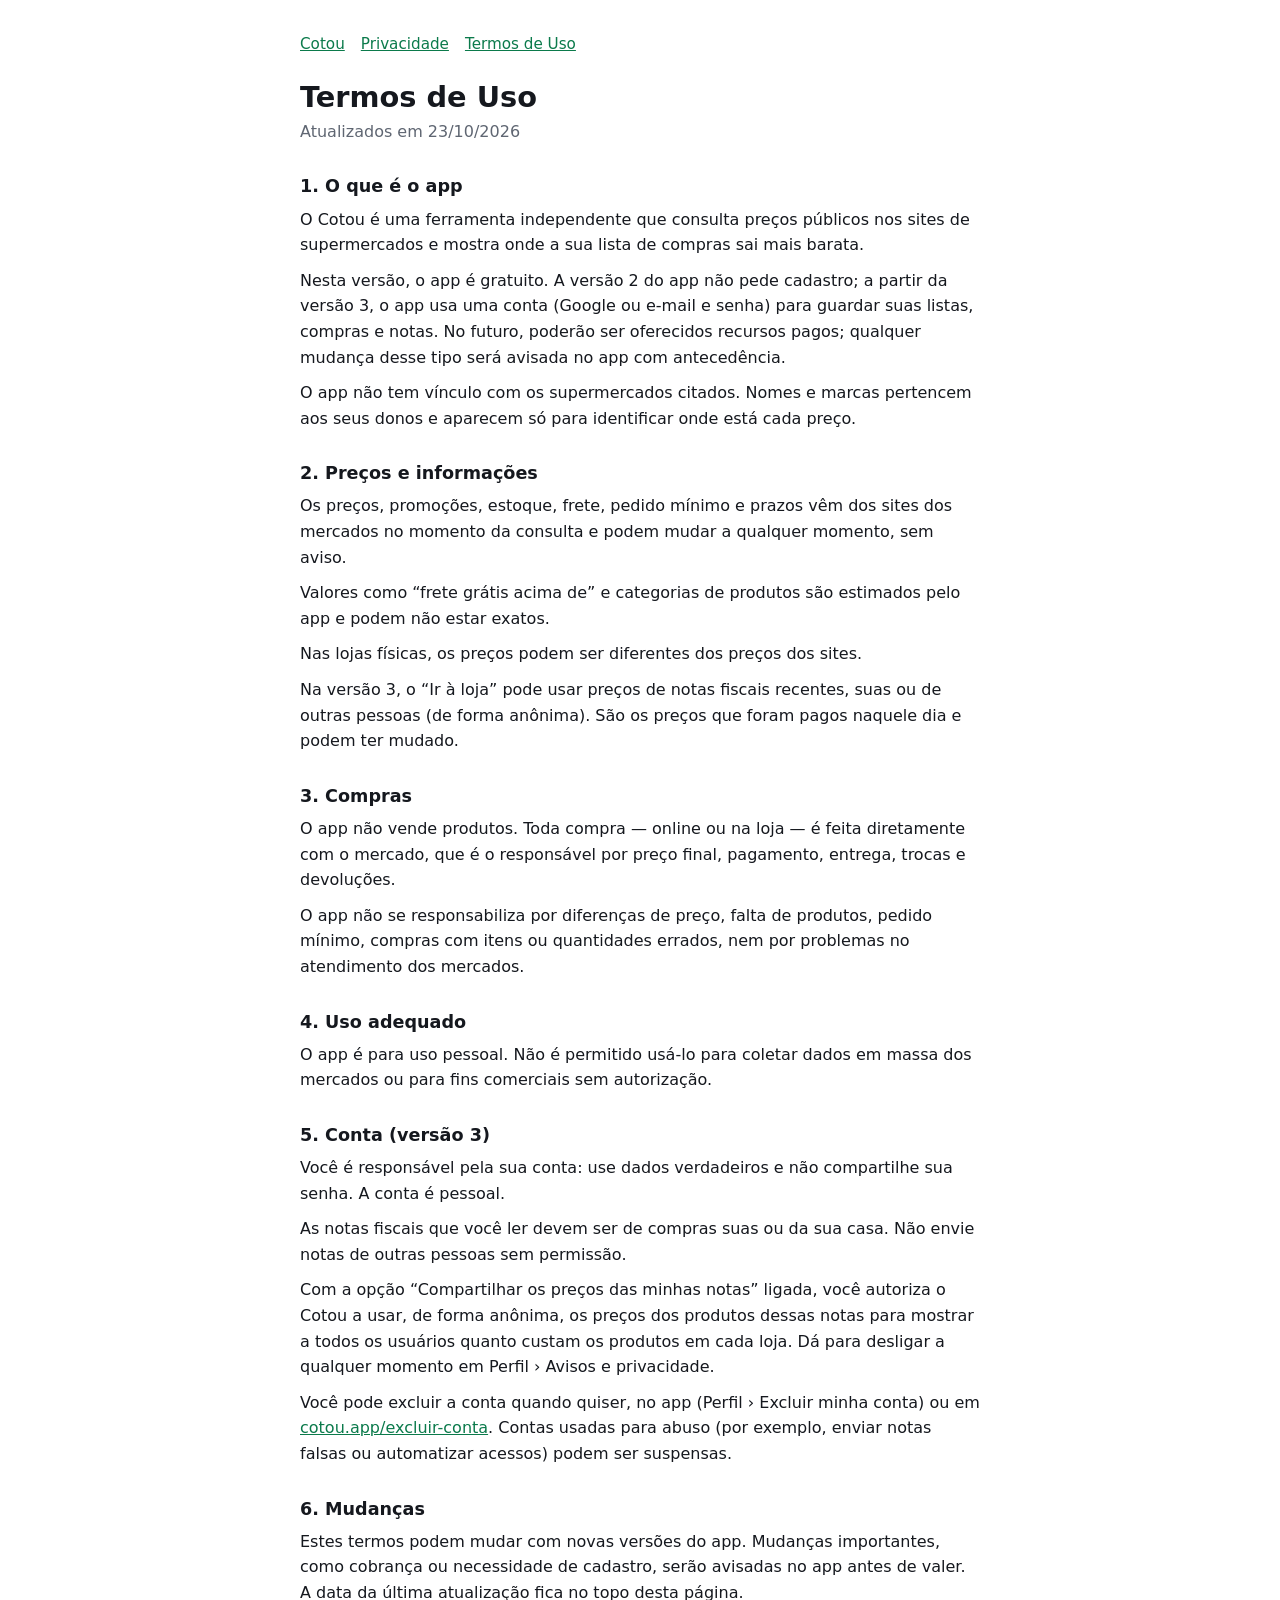
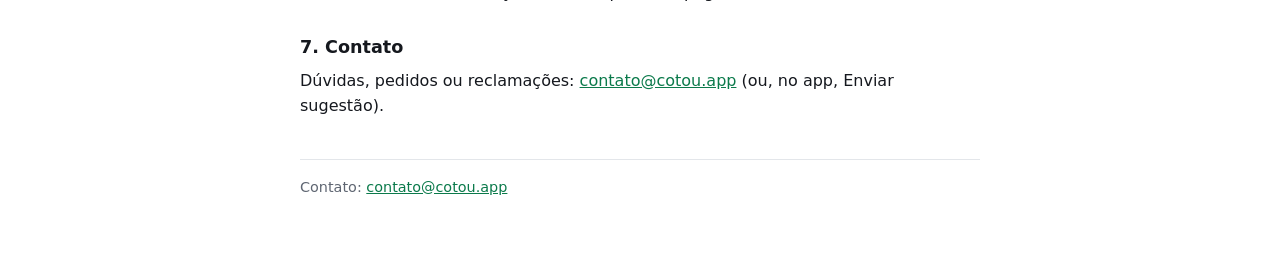
<file: termos.html>
<!doctype html>
<html lang="pt-BR">
<head>
<meta charset="utf-8">
<meta name="viewport" content="width=device-width, initial-scale=1">
<title>Termos de Uso · Cotou</title>
<style>
:root { --bg: #ffffff; --fg: #15181e; --muted: #5f6672; --line: #e3e6ea; --accent: #0b7a4b; color-scheme: light; }
@media (prefers-color-scheme: dark) { :root { --bg: #111417; --fg: #eef1f3; --muted: #a3abb6; --line: #2a3036; --accent: #4cc38a; color-scheme: dark; } }
* { box-sizing: border-box; }
body { margin: 0; background: var(--bg); color: var(--fg); font: 16px/1.6 system-ui, -apple-system, "Segoe UI", Roboto, sans-serif; }
main { max-width: 720px; margin: 0 auto; padding: 32px 20px 56px; }
h1 { font-size: 1.8rem; line-height: 1.2; margin: 0 0 4px; }
h2 { font-size: 1.1rem; margin: 28px 0 6px; }
p { margin: 0 0 10px; }
.sub { color: var(--muted); margin-bottom: 24px; }
a { color: var(--accent); }
nav { display: flex; gap: 16px; margin-bottom: 24px; font-size: .95rem; }
footer { margin-top: 40px; padding-top: 16px; border-top: 1px solid var(--line); color: var(--muted); font-size: .9rem; }</style>
</head>
<body><main>
<nav><a href="index.html">Cotou</a><a href="privacidade.html">Privacidade</a><a href="termos.html">Termos de Uso</a></nav>
<h1>Termos de Uso</h1>
<p class="sub">Atualizados em 23/10/2026</p>
<h2>1. O que é o app</h2>
<p>O Cotou é uma ferramenta independente que consulta preços públicos nos sites de supermercados e mostra onde a sua lista de compras sai mais barata.</p>
<p>Nesta versão, o app é gratuito. A versão 2 do app não pede cadastro; a partir da versão 3, o app usa uma conta (Google ou e-mail e senha) para guardar suas listas, compras e notas. No futuro, poderão ser oferecidos recursos pagos; qualquer mudança desse tipo será avisada no app com antecedência.</p>
<p>O app não tem vínculo com os supermercados citados. Nomes e marcas pertencem aos seus donos e aparecem só para identificar onde está cada preço.</p>
<h2>2. Preços e informações</h2>
<p>Os preços, promoções, estoque, frete, pedido mínimo e prazos vêm dos sites dos mercados no momento da consulta e podem mudar a qualquer momento, sem aviso.</p>
<p>Valores como “frete grátis acima de” e categorias de produtos são estimados pelo app e podem não estar exatos.</p>
<p>Nas lojas físicas, os preços podem ser diferentes dos preços dos sites.</p>
<p>Na versão 3, o “Ir à loja” pode usar preços de notas fiscais recentes, suas ou de outras pessoas (de forma anônima). São os preços que foram pagos naquele dia e podem ter mudado.</p>
<h2>3. Compras</h2>
<p>O app não vende produtos. Toda compra — online ou na loja — é feita diretamente com o mercado, que é o responsável por preço final, pagamento, entrega, trocas e devoluções.</p>
<p>O app não se responsabiliza por diferenças de preço, falta de produtos, pedido mínimo, compras com itens ou quantidades errados, nem por problemas no atendimento dos mercados.</p>
<h2>4. Uso adequado</h2>
<p>O app é para uso pessoal. Não é permitido usá-lo para coletar dados em massa dos mercados ou para fins comerciais sem autorização.</p>
<h2>5. Conta (versão 3)</h2>
<p>Você é responsável pela sua conta: use dados verdadeiros e não compartilhe sua senha. A conta é pessoal.</p>
<p>As notas fiscais que você ler devem ser de compras suas ou da sua casa. Não envie notas de outras pessoas sem permissão.</p>
<p>Com a opção “Compartilhar os preços das minhas notas” ligada, você autoriza o Cotou a usar, de forma anônima, os preços dos produtos dessas notas para mostrar a todos os usuários quanto custam os produtos em cada loja. Dá para desligar a qualquer momento em Perfil › Avisos e privacidade.</p>
<p>Você pode excluir a conta quando quiser, no app (Perfil › Excluir minha conta) ou em <a href="excluir-conta/">cotou.app/excluir-conta</a>. Contas usadas para abuso (por exemplo, enviar notas falsas ou automatizar acessos) podem ser suspensas.</p>
<h2>6. Mudanças</h2>
<p>Estes termos podem mudar com novas versões do app. Mudanças importantes, como cobrança ou necessidade de cadastro, serão avisadas no app antes de valer. A data da última atualização fica no topo desta página.</p>
<h2>7. Contato</h2>
<p>Dúvidas, pedidos ou reclamações: <a href="mailto:contato@cotou.app">contato@cotou.app</a> (ou, no app, Enviar sugestão).</p>
<footer>Contato: <a href="mailto:contato@cotou.app">contato@cotou.app</a></footer>
</main><!-- Cloudflare Web Analytics: conta visitas sem cookies e sem identificar ninguém --><script defer src="https://static.cloudflareinsights.com/beacon.min.js" data-cf-beacon='{"token": "d9c60cd35526443e93c724b9c30d157c"}'></script>
</body>
</html>
</file>
<file: conta.css>
/* Páginas da conta (nova senha, excluir conta, e-mail confirmado): uma coluna estreita, cartão branco sobre o verde do app. */
:root {
  --verdeTopo: #12A866; --verde: #0B7A4B; --verdeForte: #075E39; --verdeClaro: #E7F4EC;
  --moeda: #E8A317; --destaque: #FFE08A; --cartao: #FFFFFF; --tinta: #15181E; --suave: #5F6672; --linha: #DCE5E0;
  --erro: #B42318; --erroFundo: #FDECEA; --sobreVerde: rgba(255,255,255,.88);
  --f: "Plus Jakarta Sans", ui-sans-serif, system-ui, -apple-system, "Segoe UI", sans-serif;
}
@media (prefers-color-scheme: dark) {
  :root:not([data-theme="light"]) { --cartao: #10201A; --tinta: #EAF2EE; --suave: #A9B8B1; --linha: #27342F; --verdeClaro: #17302A; --verdeForte: #7FD3AA; --erroFundo: #3A1715; --erro: #FF9C8F; color-scheme: dark; }
}
:root[data-theme="dark"] { --cartao: #10201A; --tinta: #EAF2EE; --suave: #A9B8B1; --linha: #27342F; --verdeClaro: #17302A; --verdeForte: #7FD3AA; --erroFundo: #3A1715; --erro: #FF9C8F; color-scheme: dark; }
* { box-sizing: border-box; }
html, body { min-height: 100%; }
body { margin: 0; background: linear-gradient(180deg, var(--verdeTopo), var(--verde) 70%) fixed; background-color: var(--verde); color: var(--tinta); font-family: var(--f); font-size: 16px; line-height: 1.55; -webkit-font-smoothing: antialiased; }
.coluna { max-width: 440px; margin: 0 auto; padding-block: 28px 48px; padding-left: max(16px, env(safe-area-inset-left, 0px)); padding-right: max(16px, env(safe-area-inset-right, 0px)); display: flex; flex-direction: column; gap: 18px; }
.marca { display: flex; align-items: center; gap: 10px; color: #fff; font-weight: 800; font-size: 22px; text-decoration: none; align-self: flex-start; }
.marca svg { width: 36px; height: 36px; }
.cartao { background: var(--cartao); border-radius: 22px; padding: 22px 20px; display: flex; flex-direction: column; gap: 14px; box-shadow: 0 14px 34px rgba(3,40,22,.22); }
h1 { margin: 0; font-size: 24px; line-height: 1.2; letter-spacing: -.02em; text-wrap: balance; }
p { margin: 0; color: var(--suave); }
p b { color: var(--tinta); }
label { display: flex; flex-direction: column; gap: 6px; font-weight: 700; font-size: 14px; }
input[type="email"], input[type="password"] { height: 50px; border-radius: 14px; border: 2px solid var(--linha); background: transparent; color: var(--tinta); font: 400 16px var(--f); padding: 0 14px; }
input:focus { outline: none; border-color: var(--verde); }
.caixa { flex-direction: row; align-items: flex-start; gap: 10px; font-weight: 600; }
.caixa input { width: 20px; height: 20px; margin-top: 2px; accent-color: var(--verde); }
button, .botao { height: 50px; border-radius: 16px; border: 0; font: 800 16px var(--f); cursor: pointer; display: flex; align-items: center; justify-content: center; gap: 10px; text-decoration: none; }
.principal { background: var(--verde); color: #fff; }
.suave { background: var(--verdeClaro); color: var(--verdeForte); }
.perigo { background: var(--erro); color: #fff; }
.google { background: #fff; color: #15181E; border: 2px solid var(--linha); }
button:disabled { opacity: .45; cursor: not-allowed; }
:focus-visible { outline: 3px solid var(--moeda); outline-offset: 2px; }
.regras { list-style: none; margin: 0; padding: 0; display: flex; flex-direction: column; gap: 4px; font-size: 14px; color: var(--suave); }
.regras li::before { content: ""; display: inline-block; width: 8px; height: 8px; border-radius: 50%; background: var(--linha); margin-right: 8px; vertical-align: 1px; }
.regras li.ok { color: var(--verdeForte); font-weight: 700; }
.regras li.ok::before { background: var(--verde); }
.erro { background: var(--erroFundo); color: var(--erro); border-radius: 12px; padding: 10px 12px; font-weight: 700; font-size: 14px; }
.ou { display: flex; align-items: center; gap: 12px; color: var(--suave); font-size: 13px; }
.ou::before, .ou::after { content: ""; flex: 1; height: 1px; background: var(--linha); }
.icone { width: 64px; height: 64px; border-radius: 50%; background: var(--verdeClaro); color: var(--verdeForte); display: grid; place-items: center; align-self: center; }
.icone svg { width: 32px; height: 32px; fill: none; stroke: currentColor; stroke-width: 2.4; stroke-linecap: round; stroke-linejoin: round; }
.rodape { color: var(--sobreVerde); font-size: 13.5px; text-align: center; }
.rodape a { color: var(--destaque); font-weight: 700; }
ul.apaga { margin: 0; padding-left: 20px; color: var(--suave); }
[hidden] { display: none !important; }
</file>
